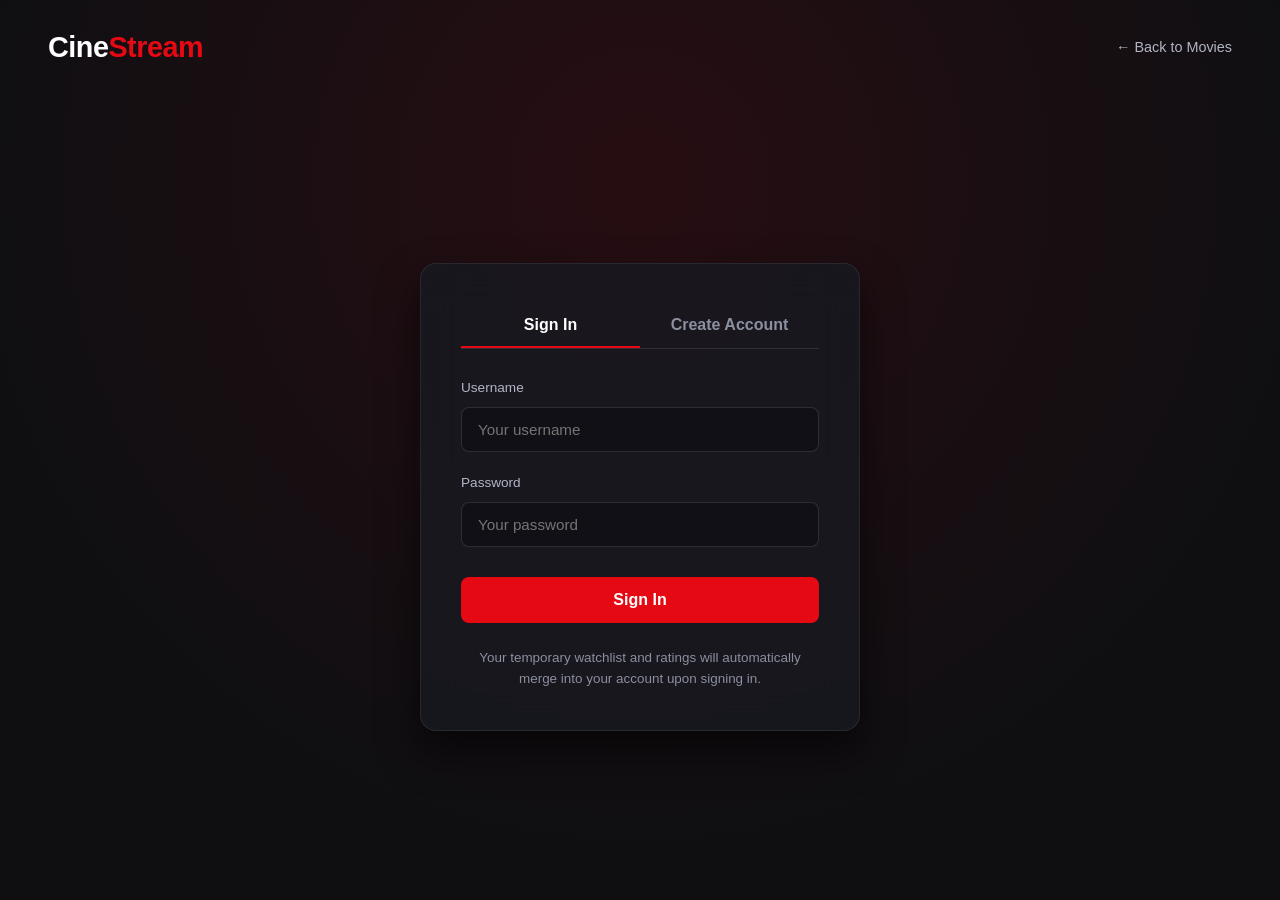
<file: templates/login.html>
<!DOCTYPE html>
<html lang="en">
<head>
  <meta charset="UTF-8">
  <meta name="viewport" content="width=device-width, initial-scale=1.0">
  <title>CineStream | Sign In & Sign Up</title>
  <link rel="stylesheet" href="/static/css/style.css">
  <link rel="icon" href="data:image/svg+xml,<svg xmlns=%22http://www.w3.org/2000/svg%22 viewBox=%220 0 100 100%22><text y=%22.9em%22 font-size=%2290%22>🍿</text></svg>">
  <meta name="csrf-token" content="{{ csrf_token() if csrf_token else '' }}">
  <style>
    .auth-page {
      min-height: 100vh;
      display: flex;
      flex-direction: column;
      background: radial-gradient(circle at 50% 20%, rgba(229, 9, 20, 0.12) 0%, rgba(15, 15, 18, 0.98) 70%), #0d0e12;
      color: #fff;
      font-family: 'Poppins', sans-serif;
    }
    .auth-header {
      padding: 24px 48px;
      display: flex;
      justify-content: space-between;
      align-items: center;
    }
    .auth-logo {
      font-size: 1.8rem;
      font-weight: 800;
      color: #fff;
      text-decoration: none;
      letter-spacing: -0.5px;
    }
    .auth-logo span { color: #e50914; }
    .auth-container {
      flex: 1;
      display: flex;
      align-items: center;
      justify-content: center;
      padding: 20px;
    }
    .auth-card {
      width: 100%;
      max-width: 440px;
      background: rgba(24, 25, 32, 0.85);
      border: 1px solid rgba(255, 255, 255, 0.08);
      backdrop-filter: blur(20px);
      border-radius: 16px;
      padding: 40px;
      box-shadow: 0 20px 40px rgba(0, 0, 0, 0.6);
    }
    .auth-tabs {
      display: flex;
      border-bottom: 1px solid rgba(255, 255, 255, 0.1);
      margin-bottom: 28px;
    }
    .auth-tab {
      flex: 1;
      text-align: center;
      padding: 12px;
      font-size: 1rem;
      font-weight: 600;
      color: #8c8f9f;
      background: none;
      border: none;
      cursor: pointer;
      border-bottom: 2px solid transparent;
      transition: all 0.25s ease;
    }
    .auth-tab.active {
      color: #fff;
      border-bottom: 2px solid #e50914;
    }
    .auth-group {
      margin-bottom: 20px;
    }
    .auth-label {
      display: block;
      font-size: 0.85rem;
      color: #b3b5c6;
      margin-bottom: 8px;
      font-weight: 500;
    }
    .auth-input {
      width: 100%;
      box-sizing: border-box;
      padding: 13px 16px;
      background: rgba(15, 16, 22, 0.8);
      border: 1px solid rgba(255, 255, 255, 0.12);
      border-radius: 8px;
      color: #fff;
      font-size: 0.95rem;
      font-family: inherit;
      transition: border-color 0.2s, box-shadow 0.2s;
    }
    .auth-input:focus {
      outline: none;
      border-color: #e50914;
      box-shadow: 0 0 0 3px rgba(229, 9, 20, 0.2);
    }
    .auth-btn {
      width: 100%;
      padding: 14px;
      background: #e50914;
      color: #fff;
      border: none;
      border-radius: 8px;
      font-size: 1rem;
      font-weight: 600;
      cursor: pointer;
      transition: background 0.2s, transform 0.1s;
      margin-top: 10px;
    }
    .auth-btn:hover { background: #f6121d; }
    .auth-btn:active { transform: scale(0.99); }
    .auth-btn:disabled {
      opacity: 0.6;
      cursor: not-allowed;
    }
    .auth-error {
      display: none;
      background: rgba(229, 9, 20, 0.15);
      border: 1px solid rgba(229, 9, 20, 0.4);
      color: #ff8a8f;
      padding: 12px 14px;
      border-radius: 8px;
      font-size: 0.88rem;
      margin-bottom: 20px;
    }
    .auth-success {
      display: none;
      background: rgba(46, 213, 115, 0.15);
      border: 1px solid rgba(46, 213, 115, 0.4);
      color: #2ed573;
      padding: 12px 14px;
      border-radius: 8px;
      font-size: 0.88rem;
      margin-bottom: 20px;
    }
    .auth-note {
      text-align: center;
      margin-top: 24px;
      font-size: 0.84rem;
      color: #8c8f9f;
    }
    .auth-note a {
      color: #e50914;
      text-decoration: none;
    }
    .auth-note a:hover {
      text-decoration: underline;
    }
  </style>
</head>
<body class="auth-page">
  <header class="auth-header">
    <a href="/" class="auth-logo">Cine<span>Stream</span></a>
    <a href="/" style="color: #b3b5c6; text-decoration: none; font-size: 0.9rem;">← Back to Movies</a>
  </header>

  <main class="auth-container">
    <div class="auth-card">
      <div class="auth-tabs">
        <button type="button" class="auth-tab active" id="tabSignIn">Sign In</button>
        <button type="button" class="auth-tab" id="tabSignUp">Create Account</button>
      </div>

      <div class="auth-error" id="authError"></div>
      <div class="auth-success" id="authSuccess"></div>

      <!-- Sign In Form -->
      <form id="signInForm">
        <div class="auth-group">
          <label class="auth-label" for="loginUsername">Username</label>
          <input type="text" id="loginUsername" class="auth-input" placeholder="Your username" required autocomplete="username">
        </div>
        <div class="auth-group">
          <label class="auth-label" for="loginPassword">Password</label>
          <input type="password" id="loginPassword" class="auth-input" placeholder="Your password" required autocomplete="current-password">
        </div>
        <button type="submit" class="auth-btn" id="loginSubmitBtn">Sign In</button>
      </form>

      <!-- Sign Up Form -->
      <form id="signUpForm" style="display: none;">
        <div class="auth-group">
          <label class="auth-label" for="regUsername">Username</label>
          <input type="text" id="regUsername" class="auth-input" placeholder="Choose a username" required autocomplete="username">
        </div>
        <div class="auth-group">
          <label class="auth-label" for="regDisplayName">Display Name (Optional)</label>
          <input type="text" id="regDisplayName" class="auth-input" placeholder="E.g. Alex" autocomplete="nickname">
        </div>
        <div class="auth-group">
          <label class="auth-label" for="regPassword">Password (Min 6 chars)</label>
          <input type="password" id="regPassword" class="auth-input" placeholder="Choose a secure password" minlength="6" required autocomplete="new-password">
        </div>
        <button type="submit" class="auth-btn" id="signupSubmitBtn">Create Free Account</button>
      </form>

      <p class="auth-note">
        Your temporary watchlist and ratings will automatically merge into your account upon signing in.
      </p>
    </div>
  </main>

  <script>
    const tabSignIn = document.getElementById('tabSignIn');
    const tabSignUp = document.getElementById('tabSignUp');
    const signInForm = document.getElementById('signInForm');
    const signUpForm = document.getElementById('signUpForm');
    const authError = document.getElementById('authError');
    const authSuccess = document.getElementById('authSuccess');
    const csrfToken = document.querySelector('meta[name="csrf-token"]')?.getAttribute('content') || '';

    function showError(msg) {
      authError.textContent = msg;
      authError.style.display = 'block';
      authSuccess.style.display = 'none';
    }
    function showSuccess(msg) {
      authSuccess.textContent = msg;
      authSuccess.style.display = 'block';
      authError.style.display = 'none';
    }
    function clearAlerts() {
      authError.style.display = 'none';
      authSuccess.style.display = 'none';
    }

    tabSignIn.addEventListener('click', () => {
      tabSignIn.classList.add('active');
      tabSignUp.classList.remove('active');
      signInForm.style.display = 'block';
      signUpForm.style.display = 'none';
      clearAlerts();
    });

    tabSignUp.addEventListener('click', () => {
      tabSignUp.classList.add('active');
      tabSignIn.classList.remove('active');
      signUpForm.style.display = 'block';
      signInForm.style.display = 'none';
      clearAlerts();
    });

    // Check query params (?signup=1)
    if (new URLSearchParams(window.location.search).get('signup') === '1') {
      tabSignUp.click();
    }

    signInForm.addEventListener('submit', async (e) => {
      e.preventDefault();
      clearAlerts();
      const btn = document.getElementById('loginSubmitBtn');
      btn.disabled = true;
      btn.textContent = 'Signing in...';

      const username = document.getElementById('loginUsername').value;
      const password = document.getElementById('loginPassword').value;

      try {
        const res = await fetch('/api/auth/login', {
          method: 'POST',
          headers: {
            'Content-Type': 'application/json',
            'X-CSRFToken': csrfToken
          },
          body: JSON.stringify({ username, password })
        });
        const data = await res.json();
        if (res.ok && data.success) {
          showSuccess('Signed in successfully! Redirecting...');
          setTimeout(() => {
            const redirect = new URLSearchParams(window.location.search).get('next') || '/';
            window.location.href = redirect;
          }, 800);
        } else {
          showError(data.error || 'Invalid username or password.');
          btn.disabled = false;
          btn.textContent = 'Sign In';
        }
      } catch (err) {
        showError('Network error. Please try again.');
        btn.disabled = false;
        btn.textContent = 'Sign In';
      }
    });

    signUpForm.addEventListener('submit', async (e) => {
      e.preventDefault();
      clearAlerts();
      const btn = document.getElementById('signupSubmitBtn');
      btn.disabled = true;
      btn.textContent = 'Creating account...';

      const username = document.getElementById('regUsername').value;
      const displayName = document.getElementById('regDisplayName').value;
      const password = document.getElementById('regPassword').value;

      try {
        const res = await fetch('/api/auth/signup', {
          method: 'POST',
          headers: {
            'Content-Type': 'application/json',
            'X-CSRFToken': csrfToken
          },
          body: JSON.stringify({ username, password, display_name: displayName })
        });
        const data = await res.json();
        if (res.ok && data.success) {
          showSuccess('Account created! Redirecting to setup your preferences...');
          setTimeout(() => {
            window.location.href = '/profile';
          }, 1000);
        } else {
          showError(data.error || 'Failed to create account.');
          btn.disabled = false;
          btn.textContent = 'Create Free Account';
        }
      } catch (err) {
        showError('Network error. Please try again.');
        btn.disabled = false;
        btn.textContent = 'Create Free Account';
      }
    });
  </script>
</body>
</html>
</file>
<file: static/css/style.css>
/* =============================================================
   CineStream — style.css
   Dark theme: bg #0f0f12, cards #1a1a1f, accent #f9e27d
   Font: Poppins, border-radius 16-22px
============================================================= */

/* ── RESET & BASE ─────────────────────────────────────────── */
*, *::before, *::after { box-sizing: border-box; margin: 0; padding: 0; }
html { scroll-behavior: smooth; }
body {
  font-family: 'Poppins', sans-serif;
  background: #0f0f12;
  color: #e8e8f0;
  overflow-x: hidden;
  line-height: 1.6;
}
img { max-width: 100%; display: block; }
button { cursor: pointer; border: none; outline: none; font-family: inherit; }
a { text-decoration: none; color: inherit; }
ul { list-style: none; }

/* Respect reduced motion */
@media (prefers-reduced-motion: reduce) {
  *, *::before, *::after { animation-duration: 0.01ms !important; transition-duration: 0.01ms !important; }
}

/* ── CUSTOM SCROLLBAR ─────────────────────────────────────── */
::-webkit-scrollbar { width: 6px; }
::-webkit-scrollbar-track { background: #0f0f12; }
::-webkit-scrollbar-thumb { background: #2a2a35; border-radius: 3px; }
::-webkit-scrollbar-thumb:hover { background: #f9e27d44; }

/* ── CUSTOM CURSOR REMOVED PER SPEC ────────────────────────── */

/* ── CONTAINER ────────────────────────────────────────────── */
.container { max-width: 1200px; margin: 0 auto; padding: 0 24px; }

/* ── BUTTONS ──────────────────────────────────────────────── */
.btn-primary {
  display: inline-flex; align-items: center; gap: 8px;
  background: #f9e27d;
  color: #0f0f12;
  font-family: 'Poppins', sans-serif;
  font-size: 0.95rem; font-weight: 600;
  padding: 12px 28px;
  border-radius: 999px;
  transition: transform 0.2s, box-shadow 0.2s, background 0.2s;
  position: relative; overflow: hidden;
}
.btn-primary::after {
  content: '';
  position: absolute; top: 0; left: -100%;
  width: 100%; height: 100%;
  background: rgba(255,255,255,0.2);
  transition: left 0.3s ease;
}
.btn-primary:hover::after { left: 0; }
.btn-primary:hover { transform: translateY(-2px); box-shadow: 0 8px 24px rgba(249,226,125,0.4); }
.btn-primary:active { transform: translateY(0); }
.btn-primary.btn-sm { padding: 8px 20px; font-size: 0.85rem; }

.btn-outline {
  display: inline-flex; align-items: center; gap: 8px;
  background: transparent;
  color: #f9e27d;
  font-family: 'Poppins', sans-serif;
  font-size: 0.95rem; font-weight: 600;
  padding: 12px 28px;
  border-radius: 999px;
  border: 2px solid #f9e27d;
  transition: transform 0.2s, background 0.2s, color 0.2s;
}
.btn-outline:hover { background: #f9e27d; color: #0f0f12; transform: translateY(-2px); }

.btn-nav-insights {
  background: rgba(249,226,125,0.1);
  color: #f9e27d;
  font-family: 'Poppins', sans-serif;
  font-size: 0.85rem; font-weight: 500;
  padding: 8px 18px;
  border-radius: 999px;
  border: 1px solid rgba(249,226,125,0.3);
  transition: background 0.2s, transform 0.2s;
}
.btn-nav-insights:hover { background: rgba(249,226,125,0.2); transform: translateY(-1px); }

.btn-refresh {
  background: rgba(249,226,125,0.12);
  color: #f9e27d;
  font-family: 'Poppins', sans-serif;
  font-size: 0.8rem; font-weight: 500;
  padding: 6px 16px;
  border-radius: 999px;
  border: 1px solid rgba(249,226,125,0.25);
  transition: background 0.2s;
}
.btn-refresh:hover { background: rgba(249,226,125,0.22); }

/* ── NAVBAR ───────────────────────────────────────────────── */
.navbar {
  position: fixed; top: 0; left: 0; right: 0;
  z-index: 1000;
  padding: 16px 0;
  transition: background 0.3s, backdrop-filter 0.3s, border-bottom 0.3s;
}
.navbar.scrolled {
  background: rgba(15,15,18,0.88);
  backdrop-filter: blur(16px);
  border-bottom: 1px solid rgba(255,255,255,0.06);
}
.nav-container {
  max-width: 1440px; margin: 0 auto; padding: 0 24px;
  display: flex; align-items: center; justify-content: space-between;
  gap: 16px;
}
.nav-logo { display: flex; align-items: center; gap: 8px; flex-shrink: 0; text-decoration: none; }
.logo-icon { font-size: 1.4rem; }
.logo-text { font-size: 1.25rem; font-weight: 700; color: #f9e27d; letter-spacing: -0.5px; }

.nav-links {
  display: flex; align-items: center; gap: 14px;
  margin: 0; padding: 0; list-style: none;
}
.nav-links li { position: relative; list-style: none; }
.nav-links a, .nav-links button {
  white-space: nowrap !important;
  font-size: 0.86rem; font-weight: 500; color: #aaa;
  transition: all 0.2s ease; text-decoration: none;
  background: none; border: none; cursor: pointer;
  display: inline-flex; align-items: center; gap: 6px;
  padding: 6px 10px; border-radius: 6px;
}
.nav-links a:hover, .nav-links button:hover { color: #fff; background: rgba(255,255,255,0.05); }

/* Dropdown Menu for Explore More */
.nav-dropdown-item { position: relative; }
.nav-dropdown-btn { color: #aaa; }
.nav-dropdown-btn:hover { color: #f9e27d; }
.nav-caret { font-size: 0.72rem; transition: transform 0.2s ease; }
.nav-dropdown-menu {
  display: none; position: absolute; top: calc(100% + 8px); right: 0;
  min-width: 210px; background: #141418;
  border: 1px solid rgba(255,255,255,0.1); border-radius: 10px;
  box-shadow: 0 12px 36px rgba(0,0,0,0.7); padding: 8px 0; z-index: 1050;
  backdrop-filter: blur(16px);
}
.nav-dropdown-menu.show { display: block; }
.dropdown-link-item {
  display: flex !important; align-items: center; gap: 10px;
  width: 100%; box-sizing: border-box;
  padding: 10px 16px !important; color: #ccc !important;
  font-size: 0.85rem !important; border-radius: 0 !important;
  text-align: left; background: none; border: none;
}
.dropdown-link-item:hover {
  background: rgba(249,226,125,0.1) !important; color: #f9e27d !important;
}
.item-icon { font-size: 1rem; width: 18px; text-align: center; }

.nav-mobile-toggle {
  display: none;
  background: none;
  border: none;
  color: #fff;
  font-size: 1.6rem;
  padding: 4px 8px;
  cursor: pointer;
}

@media (max-width: 1100px) {
  .nav-links {
    display: none; flex-direction: column; align-items: stretch;
    position: absolute; top: 72px; left: 0; right: 0;
    background: #141418; padding: 20px; gap: 8px;
    border-bottom: 1px solid rgba(255,255,255,0.1);
    box-shadow: 0 16px 40px rgba(0,0,0,0.85);
  }
  .nav-links.open { display: flex; }
  .nav-mobile-toggle { display: block; }
  .nav-dropdown-menu {
    position: static; box-shadow: none; border: none;
    background: rgba(255,255,255,0.03); margin-top: 4px; padding-left: 12px;
  }
}

/* ── SECTION TYPOGRAPHY ───────────────────────────────────── */
.section-eyebrow {
  font-size: 0.8rem; font-weight: 600; letter-spacing: 2px;
  text-transform: uppercase; color: #f9e27d;
  margin-bottom: 10px;
}
.section-title { font-size: clamp(1.8rem,4vw,2.8rem); font-weight: 700; line-height: 1.2; margin-bottom: 12px; }
.section-sub { font-size: 1rem; color: #888; max-width: 540px; margin-bottom: 48px; }
.accent { color: #f9e27d; }

/* ── 3D CAROUSEL & THEATER HERO (MATCHING SCREENSHOT) ─────── */
/* ============================================================
   JIOHOTSTAR-STYLE FULL-BLEED HERO BANNER & 3D CAROUSEL
   ============================================================ */
.hero-section {
  position: relative;
  width: 100vw;
  min-height: 88vh;
  height: clamp(620px, 88vh, 880px);
  overflow: hidden;
  display: flex;
  align-items: center;
  background: #0f0f12;
  box-sizing: border-box;
}

/* Ambient Background: Full-Bleed Backdrop Image + YouTube Video */
.hero-bg-media {
  position: absolute;
  inset: 0;
  width: 100%;
  height: 100%;
  overflow: hidden;
  pointer-events: none;
  z-index: 1;
}

.hero-backdrop-img {
  position: absolute;
  inset: 0;
  width: 100%;
  height: 100%;
  object-fit: cover;
  object-position: center 25%;
  transition: opacity 0.85s ease;
  opacity: 1;
  z-index: 1;
}

.hero-video-wrap {
  position: absolute;
  top: 50%;
  left: 50%;
  transform: translate(-50%, -50%);
  width: 177.78vh;
  height: 56.25vw;
  min-width: 100%;
  min-height: 100%;
  pointer-events: none;
  opacity: 0;
  transition: opacity 1.2s ease;
  z-index: 2;
}

.hero-video-wrap.active {
  opacity: 1;
}

.hero-video-wrap iframe,
#sharedYtPlayer,
#promo-player {
  width: 100%;
  height: 100%;
  border: none;
}

/* Multi-stop Gradient Overlays for Text Legibility & Page Blend */
.hero-gradient-overlay {
  position: absolute;
  pointer-events: none;
  z-index: 3;
}

.hero-gradient-left {
  inset: 0;
  background: linear-gradient(to right, rgba(15,15,18,0.98) 0%, rgba(15,15,18,0.88) 35%, rgba(15,15,18,0.45) 65%, rgba(15,15,18,0.1) 85%, transparent 100%);
  transition: opacity 0.5s ease;
}

.hero-gradient-bottom {
  bottom: 0;
  left: 0;
  right: 0;
  height: 38%;
  background: linear-gradient(to top, #0f0f12 0%, rgba(15,15,18,0.85) 30%, transparent 100%);
}

.hero-gradient-top {
  top: 0;
  left: 0;
  right: 0;
  height: 22%;
  background: linear-gradient(to bottom, rgba(15,15,18,0.8) 0%, transparent 100%);
}

.ember-canvas {
  position: absolute;
  inset: 0;
  z-index: 4;
  pointer-events: none;
  width: 100%;
  height: 100%;
}

/* Centered Full-Banner Content Container */
.hero-container {
  max-width: 1400px;
  width: 100%;
  margin: 0 auto;
  padding: 0 36px;
  height: 100%;
  display: grid;
  grid-template-columns: 1fr 1fr;
  gap: 40px;
  align-items: center;
  position: relative;
  z-index: 10;
  box-sizing: border-box;
  transition: opacity 0.45s ease, transform 0.45s ease;
}

/* Left Spotlight Overlay */
.hero-spotlight-info {
  position: relative;
  z-index: 10;
  max-width: 580px;
}

.spotlight-badge-row {
  display: flex;
  align-items: center;
  gap: 8px;
  margin-bottom: 14px;
}

.spotlight-pill-badge {
  background: rgba(249, 226, 125, 0.18);
  border: 1px solid rgba(249, 226, 125, 0.6);
  color: #f9e27d;
  font-size: 0.72rem;
  font-weight: 700;
  padding: 4px 12px;
  border-radius: 999px;
  letter-spacing: 0.8px;
  text-transform: uppercase;
}

.spotlight-hd-badge {
  background: #f9e27d;
  color: #0f0f12;
  font-size: 0.68rem;
  font-weight: 800;
  padding: 2px 7px;
  border-radius: 5px;
}

.hero-movie-title {
  font-size: clamp(2.3rem, 4.3vw, 3.8rem);
  font-weight: 800;
  line-height: 1.1;
  color: #ffffff;
  margin-bottom: 14px;
  letter-spacing: -0.5px;
  text-shadow: 0 4px 24px rgba(0,0,0,0.85);
}

.hero-movie-meta {
  display: flex;
  align-items: center;
  gap: 8px;
  flex-wrap: wrap;
  font-size: 0.9rem;
  color: #b8b8cc;
  margin-bottom: 16px;
}

.meta-dot {
  color: #f9e27d;
  font-size: 0.8rem;
}

.meta-lang-chip {
  background: rgba(255,255,255,0.1);
  border: 1px solid rgba(255,255,255,0.2);
  padding: 2px 8px;
  border-radius: 6px;
  font-size: 0.76rem;
  color: #f9e27d;
  font-weight: 600;
}

.hero-movie-overview {
  font-size: clamp(0.92rem, 1.2vw, 1.05rem);
  color: #c4c4d8;
  line-height: 1.65;
  max-width: 540px;
  margin-bottom: 24px;
  text-shadow: 0 2px 10px rgba(0,0,0,0.7);
  display: -webkit-box;
  -webkit-line-clamp: 3;
  -webkit-box-orient: vertical;
  overflow: hidden;
}

.hero-action-group {
  display: flex;
  align-items: center;
  gap: 16px;
  flex-wrap: wrap;
  margin-bottom: 18px;
}

.btn-watch-trailer {
  display: inline-flex;
  align-items: center;
  gap: 9px;
  background: #f9e27d;
  color: #0f0f12;
  font-family: 'Poppins', sans-serif;
  font-size: 1rem;
  font-weight: 700;
  padding: 13px 32px;
  border-radius: 999px;
  border: none;
  cursor: pointer;
  box-shadow: 0 8px 28px rgba(249, 226, 125, 0.45);
  transition: all 0.25s ease;
}

.btn-watch-trailer:hover {
  background: #ffea88;
  transform: translateY(-2px);
  box-shadow: 0 12px 36px rgba(249, 226, 125, 0.65);
}

.btn-add-list {
  display: inline-flex;
  align-items: center;
  gap: 8px;
  background: rgba(20, 20, 28, 0.6);
  color: #fff;
  font-family: 'Poppins', sans-serif;
  font-size: 1rem;
  font-weight: 600;
  padding: 12px 28px;
  border-radius: 999px;
  border: 2px solid rgba(255, 255, 255, 0.35);
  cursor: pointer;
  backdrop-filter: blur(8px);
  transition: all 0.25s ease;
}

.btn-add-list:hover {
  border-color: #f9e27d;
  color: #f9e27d;
  background: rgba(249, 226, 125, 0.12);
  transform: translateY(-2px);
}

.hero-cast-line {
  font-size: 0.82rem;
  color: #8c8c9e;
  line-height: 1.4;
  max-width: 540px;
}

.cast-label {
  color: #a4a4b6;
  font-weight: 600;
}

/* Right Column: 3D Poster Carousel (Selector with Flat Slots) */
.hero-carousel-column {
  position: relative;
  width: 100%;
  display: flex;
  flex-direction: column;
  align-items: center;
  justify-content: center;
  z-index: 10;
}

.carousel-stage-container {
  position: relative;
  width: 100%;
  height: 460px;
  perspective: 1200px;
  display: flex;
  align-items: center;
  justify-content: center;
  padding-top: 25px;
  overflow: visible;
}

/* Circular Arrow Buttons */
.carousel-nav-btn {
  position: absolute;
  top: 50%;
  transform: translateY(-50%);
  width: 44px;
  height: 44px;
  border-radius: 50%;
  background: rgba(15, 15, 20, 0.85);
  border: 2px solid rgba(249, 226, 125, 0.65);
  color: #f9e27d;
  display: flex;
  align-items: center;
  justify-content: center;
  cursor: pointer;
  z-index: 35;
  backdrop-filter: blur(8px);
  transition: all 0.25s ease;
  box-shadow: 0 4px 18px rgba(0, 0, 0, 0.6);
}

.carousel-nav-btn:hover {
  background: #f9e27d;
  color: #0f0f12;
  border-color: #f9e27d;
  box-shadow: 0 0 25px rgba(249, 226, 125, 0.65);
  transform: translateY(-50%) scale(1.1);
}

.carousel-nav-btn.prev { left: -14px; }
.carousel-nav-btn.next { right: -14px; }

.carousel-nav-btn svg {
  width: 22px;
  height: 22px;
}

/* 3D Stage Track */
.carousel-3d-track {
  position: relative;
  width: 100%;
  height: 100%;
  transform-style: preserve-3d;
  display: flex;
  align-items: center;
  justify-content: center;
}

/* Flat Non-Transformed Hit-Testing Slot Wrapper */
.carousel-slot {
  position: absolute;
  width: 236px;
  height: 432px;
  cursor: pointer;
  user-select: none;
  z-index: 5;
  /* Flat wrapper: NO 3D transform, perfectly hit-testable */
}

.carousel-slot:focus-visible {
  outline: 2px solid #f9e27d;
  outline-offset: 4px;
  border-radius: 20px;
}

/* Inner 3D Animated Card (Animated solely by GSAP, no conflicting CSS transform transition) */
.carousel-card-inner {
  position: absolute;
  inset: 0;
  width: 100%;
  height: 100%;
  border-radius: 20px;
  overflow: hidden;
  background: #15151c;
  border: 1.5px solid rgba(255, 255, 255, 0.12);
  box-shadow: 0 20px 48px rgba(0, 0, 0, 0.75);
  transform-style: preserve-3d;
  transform-origin: center center;
  will-change: transform, opacity, filter;
  transition: border-color 0.3s ease, box-shadow 0.3s ease;
}

.carousel-slot.active .carousel-card-inner {
  border: 2.5px solid rgba(249, 226, 125, 0.95);
  box-shadow: 0 28px 70px rgba(0, 0, 0, 0.92), 0 0 42px rgba(249, 226, 125, 0.5);
}

.card-poster-wrap {
  position: relative;
  width: 100%;
  height: 100%;
  overflow: hidden;
}

.card-poster-img {
  width: 100%;
  height: 100%;
  object-fit: cover;
  display: block;
}

.card-overlay-gradient {
  position: absolute;
  inset: 0;
  background: linear-gradient(to top, rgba(10, 10, 14, 0.94) 0%, rgba(10, 10, 14, 0.45) 42%, transparent 72%);
  pointer-events: none;
}

/* Card Badges Top-Left */
.card-badges-top {
  position: absolute;
  top: 14px;
  left: 14px;
  display: flex;
  flex-direction: column;
  gap: 6px;
  z-index: 6;
}

.card-badge-hd {
  background: #f9e27d;
  color: #0f0f12;
  font-size: 0.68rem;
  font-weight: 800;
  padding: 2px 8px;
  border-radius: 6px;
  letter-spacing: 0.5px;
  align-self: flex-start;
  box-shadow: 0 2px 8px rgba(0, 0, 0, 0.4);
}

.card-badge-showing {
  background: rgba(249, 226, 125, 0.2);
  border: 1px solid rgba(249, 226, 125, 0.55);
  color: #f9e27d;
  font-size: 0.62rem;
  font-weight: 700;
  padding: 3px 8px;
  border-radius: 999px;
  backdrop-filter: blur(8px);
  letter-spacing: 0.6px;
  text-transform: uppercase;
  align-self: flex-start;
}

/* Card Audio Dropdown Top-Right */
.card-audio-wrap {
  position: absolute;
  top: 14px;
  right: 14px;
  z-index: 7;
}

.card-audio-btn {
  background: rgba(15, 15, 18, 0.82);
  border: 1px solid rgba(249, 226, 125, 0.45);
  color: #f9e27d;
  font-size: 0.72rem;
  font-weight: 600;
  padding: 4px 10px;
  border-radius: 999px;
  display: flex;
  align-items: center;
  gap: 5px;
  backdrop-filter: blur(8px);
  cursor: pointer;
  transition: all 0.2s ease;
}

.card-audio-btn:hover {
  background: rgba(249, 226, 125, 0.25);
  border-color: #f9e27d;
}

.card-audio-btn:disabled {
  opacity: 0.5;
  cursor: not-allowed;
}

.card-audio-dropdown {
  position: absolute;
  top: 100%;
  right: 0;
  margin-top: 6px;
  background: rgba(18, 18, 25, 0.96);
  border: 1px solid rgba(249, 226, 125, 0.35);
  border-radius: 12px;
  padding: 6px 0;
  min-width: 145px;
  box-shadow: 0 12px 32px rgba(0, 0, 0, 0.88);
  backdrop-filter: blur(12px);
  display: none;
  z-index: 25;
}

.card-audio-dropdown.open {
  display: block;
}

.audio-option {
  display: flex;
  align-items: center;
  gap: 9px;
  padding: 7px 14px;
  font-size: 0.78rem;
  color: #d8d8e5;
  cursor: pointer;
  transition: background 0.15s, color 0.15s;
}

.audio-option:hover {
  background: rgba(249, 226, 125, 0.16);
  color: #f9e27d;
}

.audio-option.active {
  color: #f9e27d;
  font-weight: 700;
}

.audio-radio-dot {
  width: 7px;
  height: 7px;
  border-radius: 50%;
  border: 1.5px solid #666;
  flex-shrink: 0;
}

.audio-option.active .audio-radio-dot {
  border-color: #f9e27d;
  background: #f9e27d;
  box-shadow: 0 0 6px #f9e27d;
}

/* Card Center Play Button */
.card-play-btn {
  position: absolute;
  top: 50%;
  left: 50%;
  transform: translate(-50%, -50%);
  width: 58px;
  height: 58px;
  border-radius: 50%;
  border: 2.5px solid #ffffff;
  background: rgba(15, 15, 18, 0.52);
  backdrop-filter: blur(6px);
  display: flex;
  align-items: center;
  justify-content: center;
  cursor: pointer;
  z-index: 6;
  transition: transform 0.25s ease, background 0.25s ease, border-color 0.25s ease, box-shadow 0.25s ease;
}

.card-play-icon {
  width: 0;
  height: 0;
  border-top: 9px solid transparent;
  border-bottom: 9px solid transparent;
  border-left: 15px solid #ffffff;
  margin-left: 3px;
  transition: border-left-color 0.25s ease;
}

.carousel-slot:hover .card-play-btn {
  transform: translate(-50%, -50%) scale(1.14);
  border-color: #f9e27d;
  background: rgba(249, 226, 125, 0.22);
  box-shadow: 0 0 28px rgba(249, 226, 125, 0.55);
}

.carousel-slot:hover .card-play-icon {
  border-left-color: #f9e27d;
}

/* Card Bottom Info */
.card-bottom-info {
  position: absolute;
  bottom: 0;
  left: 0;
  right: 0;
  padding: 16px;
  z-index: 6;
}

.card-movie-title {
  font-size: 1.05rem;
  font-weight: 700;
  color: #ffffff;
  margin-bottom: 4px;
  line-height: 1.25;
  overflow: hidden;
  text-overflow: ellipsis;
  white-space: nowrap;
}

.card-genre-chips {
  font-size: 0.74rem;
  color: #a4a4b6;
  font-weight: 500;
  display: flex;
  align-items: center;
  gap: 6px;
  flex-wrap: wrap;
}

/* Pagination Dots */
.carousel-dots-wrapper {
  margin-top: 18px;
  display: flex;
  justify-content: center;
  width: 100%;
}

.carousel-dots {
  display: flex;
  gap: 10px;
  align-items: center;
}

.dot-btn {
  width: 10px;
  height: 10px;
  border-radius: 50%;
  background: rgba(255, 255, 255, 0.22);
  border: none;
  cursor: pointer;
  transition: all 0.3s cubic-bezier(0.25, 1, 0.5, 1);
  padding: 0;
}

.dot-btn:hover {
  background: rgba(255, 255, 255, 0.5);
}

.dot-btn.active {
  width: 32px;
  border-radius: 999px;
  background: #f9e27d;
  box-shadow: 0 0 12px rgba(249, 226, 125, 0.65);
}

/* Bottom Ambient Controls */
.hero-bottom-controls {
  position: absolute;
  bottom: 24px;
  right: 36px;
  display: flex;
  align-items: center;
  gap: 12px;
  z-index: 20;
  transition: opacity 0.35s ease;
}

.sound-interaction-hint {
  display: inline-flex;
  align-items: center;
  gap: 8px;
  background: rgba(249, 226, 125, 0.12);
  border: 1px solid rgba(249, 226, 125, 0.4);
  color: #f9e27d;
  font-size: 0.75rem;
  font-weight: 600;
  padding: 6px 14px;
  border-radius: 999px;
  backdrop-filter: blur(8px);
  cursor: pointer;
  transition: opacity 0.3s ease;
}

.sound-interaction-hint.dismissed {
  opacity: 0;
  pointer-events: none;
}

.hero-round-btn {
  width: 44px;
  height: 44px;
  border-radius: 50%;
  background: rgba(15, 15, 20, 0.85);
  border: 1.5px solid rgba(249, 226, 125, 0.6);
  color: #f9e27d;
  display: flex;
  align-items: center;
  justify-content: center;
  cursor: pointer;
  backdrop-filter: blur(8px);
  transition: all 0.2s ease;
  font-size: 1.1rem;
}

.hero-round-btn:hover {
  background: #f9e27d;
  color: #0f0f12;
  box-shadow: 0 0 20px rgba(249, 226, 125, 0.55);
  transform: scale(1.08);
}

.hero-audio-wrap {
  position: relative;
}

.hero-audio-btn {
  background: rgba(15, 15, 20, 0.85);
  border: 1.5px solid rgba(249, 226, 125, 0.6);
  color: #f9e27d;
  font-size: 0.78rem;
  font-weight: 600;
  padding: 6px 14px;
  border-radius: 999px;
  display: flex;
  align-items: center;
  gap: 6px;
  cursor: pointer;
  backdrop-filter: blur(8px);
  transition: all 0.2s ease;
}

.hero-audio-btn:hover {
  background: rgba(249, 226, 125, 0.2);
  border-color: #f9e27d;
}

.hero-audio-menu {
  position: absolute;
  bottom: 100%;
  right: 0;
  margin-bottom: 8px;
  background: rgba(18, 18, 25, 0.96);
  border: 1px solid rgba(249, 226, 125, 0.35);
  border-radius: 12px;
  padding: 6px 0;
  min-width: 145px;
  box-shadow: 0 12px 32px rgba(0, 0, 0, 0.9);
  backdrop-filter: blur(12px);
  display: none;
  z-index: 30;
}

.hero-audio-menu.open {
  display: block;
}

/* Full Trailer Mode Activation */
.hero-section.trailer-mode-active .hero-container {
  opacity: 0;
  pointer-events: none;
  transform: scale(0.97);
}

.hero-section.trailer-mode-active .hero-bottom-controls {
  opacity: 0;
  pointer-events: none;
}

.hero-section.trailer-mode-active .hero-video-wrap {
  pointer-events: auto;
  z-index: 15;
}

.hero-section.trailer-mode-active .hero-gradient-overlay {
  opacity: 0.25;
}

.hero-section.trailer-mode-active .hero-trailer-controlbar {
  transform: translateY(0);
  opacity: 1;
  pointer-events: auto;
}

/* Full Trailer Cinematic Control Bar */
.hero-trailer-controlbar {
  position: absolute;
  bottom: 0;
  left: 0;
  right: 0;
  height: 74px;
  background: linear-gradient(to top, rgba(10, 10, 14, 0.96) 0%, rgba(10, 10, 14, 0.75) 75%, transparent 100%);
  z-index: 25;
  display: flex;
  align-items: center;
  justify-content: space-between;
  padding: 0 36px;
  gap: 20px;
  transform: translateY(100%);
  opacity: 0;
  pointer-events: none;
  transition: transform 0.4s cubic-bezier(0.25, 1, 0.5, 1), opacity 0.4s ease;
}

.trailer-bar-left,
.trailer-bar-right {
  display: flex;
  align-items: center;
  gap: 14px;
}

.trailer-bar-btn {
  background: rgba(255, 255, 255, 0.1);
  border: 1px solid rgba(255, 255, 255, 0.2);
  color: #fff;
  padding: 8px 14px;
  border-radius: 999px;
  font-size: 0.85rem;
  font-weight: 600;
  cursor: pointer;
  display: inline-flex;
  align-items: center;
  gap: 6px;
  transition: all 0.2s ease;
}

.trailer-bar-btn:hover {
  background: #f9e27d;
  color: #0f0f12;
  border-color: #f9e27d;
}

.trailer-back-btn {
  background: rgba(249, 226, 125, 0.15);
  border-color: rgba(249, 226, 125, 0.5);
  color: #f9e27d;
}

.trailer-time-display {
  font-size: 0.82rem;
  color: #c4c4d8;
  font-family: monospace;
}

.trailer-bar-center {
  flex: 1;
  max-width: 600px;
}

.trailer-progress-wrap {
  position: relative;
  width: 100%;
  height: 6px;
  background: rgba(255, 255, 255, 0.15);
  border-radius: 999px;
  cursor: pointer;
  overflow: hidden;
}

.trailer-progress-fill {
  height: 100%;
  width: 0%;
  background: #f9e27d;
  box-shadow: 0 0 10px #f9e27d;
  transition: width 0.3s linear;
}

.trailer-volume-group {
  display: flex;
  align-items: center;
  gap: 8px;
}

.trailer-vol-slider {
  width: 75px;
  accent-color: #f9e27d;
  cursor: pointer;
}

/* ============================================================
   SLIM INTRO STRIP (DIRECTLY BELOW HERO)
   ============================================================ */
.intro-strip-section {
  background: #0f0f12;
  padding: 56px 0 42px;
  border-bottom: 1px solid rgba(255, 255, 255, 0.06);
  position: relative;
  z-index: 5;
}

.intro-strip-container {
  display: flex;
  flex-direction: column;
  align-items: center;
  text-align: center;
  max-width: 860px;
  margin: 0 auto;
}

.intro-eyebrow {
  display: inline-flex;
  align-items: center;
  gap: 8px;
  color: #f9e27d;
  font-size: 0.82rem;
  font-weight: 700;
  letter-spacing: 2px;
  text-transform: uppercase;
  margin-bottom: 16px;
}

.eyebrow-sparkle {
  font-size: 0.95rem;
  color: #f9e27d;
  animation: pulseDot 2s infinite ease-in-out;
}

.intro-headline {
  font-size: clamp(2rem, 3.8vw, 3.2rem);
  font-weight: 400;
  line-height: 1.16;
  color: #ffffff;
  margin-bottom: 18px;
  letter-spacing: -0.5px;
}

.intro-headline .brand-highlight {
  font-weight: 800;
  color: #f9e27d;
  text-shadow: 0 0 32px rgba(249, 226, 125, 0.35);
}

.intro-subtitle {
  font-size: clamp(0.95rem, 1.3vw, 1.08rem);
  color: #a4a4b8;
  line-height: 1.68;
  max-width: 620px;
  margin-bottom: 30px;
}

.intro-cta-group {
  display: flex;
  gap: 16px;
  align-items: center;
  justify-content: center;
  flex-wrap: wrap;
}

.btn-hero-primary {
  display: inline-flex;
  align-items: center;
  gap: 8px;
  background: #f9e27d;
  color: #0f0f12;
  font-family: 'Poppins', sans-serif;
  font-size: 1rem;
  font-weight: 700;
  padding: 12px 32px;
  border-radius: 999px;
  box-shadow: 0 8px 26px rgba(249, 226, 125, 0.4);
  transition: transform 0.2s, box-shadow 0.2s, background 0.2s;
  cursor: pointer;
  border: none;
}

.btn-hero-primary:hover {
  transform: translateY(-2px);
  box-shadow: 0 12px 34px rgba(249, 226, 125, 0.6);
  background: #ffea88;
}

.btn-hero-outline {
  display: inline-flex;
  align-items: center;
  gap: 8px;
  background: transparent;
  color: #ffffff;
  font-family: 'Poppins', sans-serif;
  font-size: 1rem;
  font-weight: 600;
  padding: 11px 28px;
  border-radius: 999px;
  border: 2px solid rgba(255, 255, 255, 0.35);
  transition: all 0.2s;
  cursor: pointer;
}

.btn-hero-outline:hover {
  border-color: #f9e27d;
  color: #f9e27d;
  background: rgba(249, 226, 125, 0.08);
  transform: translateY(-2px);
}

/* Cluster Sub-Badge in Shelf Header */
.cluster-badge-sub {
  color: #f9e27d;
  font-weight: 600;
  background: rgba(249, 226, 125, 0.12);
  padding: 2px 8px;
  border-radius: 6px;
  border: 1px solid rgba(249, 226, 125, 0.3);
}

/* Responsive Media Queries */
@media (max-width: 1024px) {
  .hero-container {
    grid-template-columns: 1fr;
    gap: 40px;
    text-align: center;
  }
  .hero-container.theater-active {
    grid-template-columns: 1fr;
  }
  .hero-left {
    display: flex;
    flex-direction: column;
    align-items: center;
  }
  .hero-subtitle {
    margin-left: auto;
    margin-right: auto;
  }
  .hero-cta-group {
    justify-content: center;
  }
  .carousel-stage-container {
    height: 440px;
  }
  .carousel-card {
    width: 210px;
    height: 380px;
  }
}

@media (max-width: 768px) {
  .hero-section {
    padding: 95px 0 40px;
  }
  .carousel-stage-container {
    height: 400px;
  }
  .carousel-card {
    width: 190px;
    height: 340px;
  }
  .carousel-nav-btn {
    width: 38px;
    height: 38px;
  }
  .theater-movie-year,
  .theater-movie-genres {
    display: none;
  }
  .theater-volume-group {
    display: none;
  }
}

/* ── FEATURES ─────────────────────────────────────────────── */
.features { padding: 100px 0; }
.features-grid { display: grid; grid-template-columns: repeat(3,1fr); gap: 24px; }
@media (max-width: 900px) { .features-grid { grid-template-columns: 1fr; } }

.feature-card {
  background: #1a1a1f;
  border-radius: 20px;
  padding: 36px 28px;
  border: 1px solid rgba(255,255,255,0.05);
  transition: transform 0.3s, box-shadow 0.3s, border-color 0.3s;
  position: relative; overflow: hidden;
}
.feature-card::before {
  content: '';
  position: absolute; top: 0; left: 0; right: 0;
  height: 3px;
  opacity: 0;
  transition: opacity 0.3s;
}
.feature-card-1::before { background: linear-gradient(90deg, #7de8f9, #3abff8); }
.feature-card-2::before { background: linear-gradient(90deg, #f9e27d, #f9a828); }
.feature-card-3::before { background: linear-gradient(90deg, #c084fc, #818cf8); }
.feature-card:hover { transform: translateY(-8px); box-shadow: 0 20px 50px rgba(0,0,0,0.5); border-color: rgba(255,255,255,0.1); }
.feature-card:hover::before { opacity: 1; }

.feature-icon { font-size: 2.5rem; margin-bottom: 16px; }
.feature-badge {
  display: inline-block;
  font-size: 0.7rem; font-weight: 600; letter-spacing: 0.5px;
  padding: 4px 12px; border-radius: 999px; margin-bottom: 14px;
}
.badge-unsupervised { background: rgba(125,232,249,0.12); color: #7de8f9; }
.badge-supervised   { background: rgba(249,226,125,0.12); color: #f9e27d; }
.badge-together     { background: rgba(192,132,252,0.12); color: #c084fc; }

.feature-card h3 { font-size: 1.2rem; font-weight: 600; margin-bottom: 12px; }
.feature-card p  { font-size: 0.9rem; color: #888; line-height: 1.7; margin-bottom: 20px; }

.feature-tech-stack { display: flex; flex-wrap: wrap; gap: 8px; }
.feature-tech-stack span {
  font-size: 0.72rem; font-weight: 500;
  background: rgba(255,255,255,0.05);
  border: 1px solid rgba(255,255,255,0.1);
  padding: 4px 10px; border-radius: 999px; color: #aaa;
}

/* ── RECOMMENDED ──────────────────────────────────────────── */
.recommended-section, .recommended {
  padding: 70px 0 80px;
  background: #0f0f12;
  position: relative;
}
.recommended-header {
  display: flex; justify-content: space-between; align-items: flex-start;
  flex-wrap: wrap; gap: 20px; margin-bottom: 32px;
  position: static !important;
}
.recommended-header-text {
  flex: 1 1 300px;
  min-width: 0;
}
.recommended-header-text .section-title {
  margin: 4px 0 8px 0;
  line-height: 1.25;
}
.recommended-note {
  display: inline-block;
  margin-top: 8px;
  padding: 6px 14px;
  background: rgba(249, 226, 125, 0.1);
  border: 1px solid rgba(249, 226, 125, 0.25);
  border-radius: 8px;
  font-size: 0.82rem;
  color: #f9e27d;
  font-weight: 500;
}
.rec-badge-row {
  display: flex;
  align-items: center;
  flex-wrap: wrap;
  gap: 10px;
  margin-top: 10px;
}
.rec-source-badge {
  display: inline-flex;
  align-items: center;
  padding: 4px 12px;
  background: rgba(80, 200, 120, 0.12);
  border: 1px solid rgba(80, 200, 120, 0.3);
  border-radius: 999px;
  font-size: 0.78rem;
  font-weight: 600;
  color: #4eed99;
}
.rec-overlap-badge {
  display: inline-flex;
  align-items: center;
  padding: 4px 12px;
  background: rgba(147, 112, 219, 0.15);
  border: 1px solid rgba(147, 112, 219, 0.35);
  border-radius: 999px;
  font-size: 0.78rem;
  font-weight: 600;
  color: #b794f6;
}
.rec-info-panel {
  display: flex; flex-direction: column; gap: 8px; align-items: flex-end;
}
.rec-fav-cluster { font-size: 0.85rem; color: #888; }
.rec-fav-name { color: #f9e27d; font-weight: 600; }
.rec-fav-label { color: #666; }
.rec-model-select {
  display: flex;
  flex-direction: column;
  align-items: flex-end;
  gap: 4px;
}
.model-select-inline {
  display: flex;
  align-items: center;
  gap: 8px;
  font-size: 0.85rem;
}
.rec-model-expl {
  font-size: 0.75rem;
  color: #9ca3af;
  font-style: italic;
  max-width: 280px;
  text-align: right;
}

/* ── KNN COLD START & QUICK-PICK PANEL ─────────────────────── */
.knn-cold-start-panel {
  margin-bottom: 32px;
  background: #15151a;
  border: 1px solid rgba(255, 255, 255, 0.08);
  border-radius: 16px;
  padding: 24px;
  animation: fadeIn 0.3s ease-in-out;
}
.knn-cold-start-banner {
  display: flex;
  align-items: flex-start;
  gap: 16px;
  padding-bottom: 20px;
  border-bottom: 1px solid rgba(255, 255, 255, 0.06);
  margin-bottom: 20px;
}
.knn-alert-icon {
  font-size: 1.8rem;
  line-height: 1;
}
.knn-alert-content {
  flex: 1;
}
.knn-alert-title {
  margin: 0 0 6px 0;
  font-size: 1.05rem;
  font-weight: 600;
  color: #f9e27d;
}
.knn-alert-desc {
  margin: 0 0 14px 0;
  font-size: 0.84rem;
  line-height: 1.5;
  color: #bbb;
}
.knn-actions-row {
  display: flex;
  align-items: center;
  flex-wrap: wrap;
  gap: 12px;
}
.knn-or-text {
  font-size: 0.8rem;
  color: #888;
}
.quick-rate-shelf {
  width: 100%;
}
.quick-rate-grid {
  display: grid;
  grid-template-columns: repeat(5, 1fr);
  gap: 16px;
}
@media (max-width: 900px) {
  .quick-rate-grid {
    grid-template-columns: repeat(3, 1fr);
  }
}
@media (max-width: 550px) {
  .quick-rate-grid {
    grid-template-columns: repeat(2, 1fr);
  }
}
.quick-rate-card {
  background: #1c1c24;
  border: 1px solid rgba(255, 255, 255, 0.06);
  border-radius: 12px;
  overflow: hidden;
  transition: transform 0.2s ease, border-color 0.2s ease;
  display: flex;
  flex-direction: column;
}
.quick-rate-card:hover {
  transform: translateY(-4px);
  border-color: rgba(249, 226, 125, 0.4);
}
.quick-rate-poster-wrap {
  position: relative;
  width: 100%;
  aspect-ratio: 2/3;
  overflow: hidden;
  background: #111;
}
.quick-rate-img {
  width: 100%;
  height: 100%;
  object-fit: cover;
  display: block;
}
.quick-rate-badge {
  position: absolute;
  top: 8px;
  left: 8px;
  background: rgba(0, 0, 0, 0.75);
  backdrop-filter: blur(4px);
  border: 1px solid rgba(255, 255, 255, 0.15);
  color: #f9e27d;
  font-size: 0.68rem;
  font-weight: 600;
  padding: 2px 8px;
  border-radius: 999px;
  text-transform: uppercase;
  letter-spacing: 0.5px;
}
.quick-rate-info {
  padding: 10px;
  text-align: center;
  display: flex;
  flex-direction: column;
  justify-content: space-between;
  flex: 1;
}
.quick-rate-title {
  margin: 0 0 6px 0;
  font-size: 0.8rem;
  font-weight: 600;
  color: #eee;
  white-space: nowrap;
  overflow: hidden;
  text-overflow: ellipsis;
}
.quick-stars {
  display: flex;
  justify-content: center;
  gap: 3px;
  cursor: pointer;
  user-select: none;
}
.quick-star {
  font-size: 1.15rem;
  color: #444;
  transition: color 0.15s ease, transform 0.15s ease;
}
.quick-star:hover,
.quick-star.active {
  color: #f59e0b;
  transform: scale(1.15);
}

.pill-select {
  background: #1a1a1f;
  border: 1px solid rgba(255,255,255,0.1);
  color: #fff;
  font-family: 'Poppins', sans-serif;
  font-size: 0.82rem;
  padding: 6px 14px;
  border-radius: 999px;
  outline: none;
  cursor: pointer;
}
.pill-select:focus { border-color: #f9e27d; }

.cold-start-prompt {
  background: rgba(249,226,125,0.05);
  border: 1px dashed rgba(249,226,125,0.2);
  border-radius: 20px;
  padding: 48px 24px;
  text-align: center;
  margin-bottom: 32px;
}
.cold-start-prompt.hidden { display: none; }
.cold-start-icon { font-size: 3rem; margin-bottom: 16px; }
.cold-start-prompt p { color: #888; margin-bottom: 20px; }
.cold-start-prompt strong { color: #f9e27d; }

.rec-row,
.cross-culture-row,
.shelf-track,
#recRow,
#crossCultureRow {
  display: flex; gap: 20px;
  overflow-x: auto; padding-bottom: 16px;
  scrollbar-width: none !important;
  -ms-overflow-style: none !important;
}
.rec-row::-webkit-scrollbar,
.cross-culture-row::-webkit-scrollbar,
.shelf-track::-webkit-scrollbar,
#recRow::-webkit-scrollbar,
#crossCultureRow::-webkit-scrollbar {
  display: none !important;
  width: 0 !important;
  height: 0 !important;
}

.rec-card {
  flex: 0 0 190px;
  background: #1a1a1f;
  border-radius: 18px; overflow: hidden;
  border: 1px solid rgba(255,255,255,0.05);
  transition: transform 0.3s cubic-bezier(0.25,0.46,0.45,0.94), box-shadow 0.3s;
}
.rec-card:hover { transform: translateY(-6px); box-shadow: 0 16px 40px rgba(0,0,0,0.6); }

.rec-poster-wrap {
  width: 100%; height: 260px;
  position: relative;
  background: #141419;
  border-radius: 18px 18px 0 0;
  overflow: hidden;
}
.rec-poster {
  width: 100%; height: 100%;
  object-fit: cover;
  display: block;
  border-radius: inherit;
}
.rec-info { padding: 14px 12px; }
.rec-title { font-size: 0.85rem; font-weight: 600; line-height: 1.3; margin-bottom: 6px; white-space: nowrap; overflow: hidden; text-overflow: ellipsis; }
.rec-predicted { font-size: 0.78rem; color: #f9e27d; font-weight: 600; margin-bottom: 6px; }
.rec-cluster-tag {
  display: inline-block;
  font-size: 0.65rem; font-weight: 500;
  background: rgba(192,132,252,0.12);
  color: #c084fc;
  padding: 3px 8px; border-radius: 999px;
  white-space: nowrap; overflow: hidden; text-overflow: ellipsis;
  max-width: 100%;
}

/* ── PLATFORM SPLIT ───────────────────────────────────────── */
.platform-split { padding: 100px 0; background: #111115; }
.platform-container { display: grid; grid-template-columns: 1fr 1fr; gap: 80px; align-items: center; }
@media (max-width: 900px) { .platform-container { grid-template-columns: 1fr; } }

.platform-headline { font-size: clamp(2rem,4vw,3rem); font-weight: 700; line-height: 1.2; margin-bottom: 20px; }
.platform-desc { font-size: 0.95rem; color: #888; line-height: 1.8; margin-bottom: 24px; }
.platform-features { margin-bottom: 32px; }
.platform-features li { font-size: 0.9rem; color: #aaa; padding: 8px 0; border-bottom: 1px solid rgba(255,255,255,0.04); }
.platform-features li:last-child { border-bottom: none; }

.platform-visual { display: flex; align-items: center; justify-content: center; }
.platform-mockup {
  position: relative;
  width: 320px; height: 240px;
  background: #1a1a1f;
  border-radius: 24px;
  border: 1px solid rgba(255,255,255,0.08);
  padding: 28px 24px 20px;
  display: flex; flex-direction: column; justify-content: space-between;
  box-shadow: 0 40px 100px rgba(0,0,0,0.5), 0 0 60px rgba(249,226,125,0.05);
}
.mockup-screen { display: flex; flex-direction: column; gap: 12px; }
.mockup-chart { display: flex; gap: 10px; align-items: flex-end; height: 100px; }
.chart-bar {
  flex: 1;
  height: var(--h, 60%);
  background: linear-gradient(to top, #f9e27d, rgba(249,226,125,0.4));
  border-radius: 6px 6px 0 0;
  animation: chartPulse 2s ease-in-out infinite alternate;
}
.chart-bar:nth-child(2) { animation-delay: 0.2s; }
.chart-bar:nth-child(3) { animation-delay: 0.4s; }
.chart-bar:nth-child(4) { animation-delay: 0.6s; }
.chart-bar:nth-child(5) { animation-delay: 0.8s; }
.chart-bar:nth-child(6) { animation-delay: 1.0s; }
@keyframes chartPulse { from { opacity: 0.6; } to { opacity: 1; } }
.mockup-label { font-size: 0.75rem; color: #666; text-align: center; }
.mockup-dots { display: flex; gap: 6px; }
.mdot { width: 8px; height: 8px; border-radius: 50%; }
.mdot-1 { background: #f87171; }
.mdot-2 { background: #fbbf24; }
.mdot-3 { background: #34d399; }

/* ── STREAMING ────────────────────────────────────────────── */
.streaming { padding: 100px 0; }

.tabs {
  display: flex; gap: 10px; flex-wrap: wrap; margin-bottom: 24px;
}
.tab {
  background: rgba(255,255,255,0.05);
  border: 1px solid rgba(255,255,255,0.1);
  color: #888;
  font-family: 'Poppins', sans-serif;
  font-size: 0.88rem; font-weight: 500;
  padding: 10px 24px;
  border-radius: 999px;
  transition: all 0.25s;
}
.tab:hover { background: rgba(249,226,125,0.08); color: #f9e27d; border-color: rgba(249,226,125,0.2); }
.tab.active { background: #f9e27d; color: #0f0f12; border-color: #f9e27d; font-weight: 600; }

.rating-status {
  display: flex; align-items: center; gap: 12px;
  font-size: 0.85rem; color: #666;
  margin-bottom: 28px;
}
.rating-count { font-size: 1.1rem; font-weight: 700; color: #f9e27d; }

.poster-grid {
  display: grid;
  grid-template-columns: repeat(auto-fill, minmax(175px, 1fr));
  gap: 22px;
  margin-bottom: 40px;
}

/* ── POSTER CARD ──────────────────────────────────────────── */
.poster-card {
  background: #1a1a1f;
  border-radius: 18px; overflow: hidden;
  border: 1px solid rgba(255,255,255,0.05);
  transition: transform 0.3s cubic-bezier(0.25,0.46,0.45,0.94),
              box-shadow 0.3s, border-color 0.3s;
  position: relative;
  display: flex; flex-direction: column;
}
.poster-card:hover {
  transform: translateY(-8px) scale(1.02);
  box-shadow: 0 20px 50px rgba(0,0,0,0.6), 0 0 20px rgba(249,226,125,0.1);
  border-color: rgba(249,226,125,0.25);
}

.poster-img-wrap {
  width: 100%; height: 245px;
  position: relative;
  background: #141419;
  overflow: hidden;
}
.poster-img {
  width: 100%; height: 100%;
  object-fit: cover;
  display: block;
}

/* Graceful image error fallback (no emoji!) */
.poster-fallback {
  position: absolute; top: 0; left: 0;
  width: 100%; height: 100%;
  z-index: 2;
  display: flex; flex-direction: column;
  justify-content: flex-end;
  padding: 16px 14px;
  background: linear-gradient(135deg, #1f1f2e 0%, #111116 100%);
  border-radius: inherit;
}

.shimmer-loading {
  background: linear-gradient(90deg, #181820 25%, #242430 50%, #181820 75%);
  background-size: 200% 100%;
  animation: shimmer 1.5s infinite;
}
.poster-fallback-title {
  font-size: 0.85rem; font-weight: 700; color: #f9e27d;
  line-height: 1.3; margin-bottom: 4px;
}
.poster-fallback-year {
  font-size: 0.72rem; color: #888;
}

.poster-info { padding: 12px 14px 14px; flex-grow: 1; display: flex; flex-direction: column; }
.poster-title { font-size: 0.84rem; font-weight: 600; line-height: 1.3; margin-bottom: 4px; white-space: nowrap; overflow: hidden; text-overflow: ellipsis; }
.poster-meta { font-size: 0.72rem; color: #888; margin-bottom: 8px; }
.poster-cluster-tag {
  display: inline-block;
  font-size: 0.62rem; font-weight: 500;
  background: rgba(192,132,252,0.1); color: #c084fc;
  padding: 2px 8px; border-radius: 999px; margin-bottom: 10px;
  white-space: nowrap; overflow: hidden; text-overflow: ellipsis; max-width: 100%;
  align-self: flex-start;
}

/* Star Rating */
.star-rating { display: flex; gap: 2px; margin-top: auto; }
.star {
  font-size: 1.15rem; color: #333;
  cursor: pointer;
  transition: transform 0.15s, color 0.15s;
}
.star:hover, .star.active { color: #f9e27d; }
.star.pop { animation: starPop 0.3s cubic-bezier(0.36,0.07,0.19,0.97); }
@keyframes starPop {
  0% { transform: scale(1); }
  40% { transform: scale(1.5); }
  70% { transform: scale(0.9); }
  100% { transform: scale(1); }
}
.poster-rated-badge {
  position: absolute; top: 10px; right: 10px;
  background: rgba(249,226,125,0.95);
  color: #0f0f12;
  font-size: 0.68rem; font-weight: 700;
  padding: 3px 8px; border-radius: 999px;
  z-index: 10;
  box-shadow: 0 4px 12px rgba(0,0,0,0.5);
}

/* ── SKELETON SHIMMER LOADER ──────────────────────────────── */
.skeleton-card {
  background: #1a1a1f;
  border-radius: 18px;
  height: 330px;
  overflow: hidden;
  position: relative;
}
.skeleton-card::after {
  content: '';
  position: absolute; top: 0; left: -100%;
  width: 200%; height: 100%;
  background: linear-gradient(90deg, transparent 0%, rgba(255,255,255,0.05) 50%, transparent 100%);
  animation: shimmer 1.5s infinite;
}
@keyframes shimmer { to { left: 100%; } }

.load-more-wrap { text-align: center; margin-top: 20px; }

/* ── NEWSLETTER ───────────────────────────────────────────── */
.newsletter { padding: 80px 0; }
.newsletter-box {
  background: #f9e27d;
  border-radius: 24px;
  padding: 56px 48px;
  display: flex; justify-content: space-between; align-items: center;
  flex-wrap: wrap; gap: 32px;
}
.newsletter-text h2 { font-size: 1.8rem; font-weight: 700; color: #0f0f12; margin-bottom: 8px; }
.newsletter-text p  { font-size: 0.95rem; color: rgba(15,15,18,0.65); }
.newsletter-form { display: flex; gap: 0; }
.newsletter-input {
  background: rgba(15,15,18,0.08);
  border: none; outline: none;
  font-family: 'Poppins', sans-serif;
  font-size: 0.9rem; color: #0f0f12;
  padding: 14px 20px;
  border-radius: 999px 0 0 999px;
  min-width: 260px;
}
.newsletter-input::placeholder { color: rgba(15,15,18,0.4); }
.newsletter-btn {
  background: #0f0f12;
  width: 50px; height: 50px;
  border-radius: 50%;
  display: flex; align-items: center; justify-content: center;
  color: #f9e27d;
  margin-left: -4px;
  transition: transform 0.2s, background 0.2s;
}
.newsletter-btn:hover { transform: scale(1.1) rotate(45deg); background: #1a1a2e; }
.newsletter-btn svg { width: 18px; height: 18px; }
@media (max-width: 768px) {
  .newsletter-box { padding: 36px 24px; }
  .newsletter-input { min-width: 180px; }
}

/* ── FOOTER ───────────────────────────────────────────────── */
.footer { background: #0a0a0d; padding: 80px 0 0; }
.footer-container { display: grid; grid-template-columns: 2fr 1fr 1fr 1fr; gap: 48px; padding-bottom: 60px; }
@media (max-width: 900px) { .footer-container { grid-template-columns: 1fr 1fr; gap: 32px; } }
@media (max-width: 500px) { .footer-container { grid-template-columns: 1fr; } }

.footer-logo { display: flex; align-items: center; gap: 10px; margin-bottom: 16px; }
.footer-tagline { font-size: 0.85rem; color: #666; line-height: 1.6; margin-bottom: 20px; }
.footer-socials { display: flex; gap: 10px; }
.footer-socials a {
  width: 36px; height: 36px; border-radius: 50%;
  background: rgba(255,255,255,0.05);
  border: 1px solid rgba(255,255,255,0.08);
  display: flex; align-items: center; justify-content: center;
  font-size: 0.72rem; font-weight: 700; color: #666;
  transition: background 0.2s, color 0.2s;
}
.footer-socials a:hover { background: #f9e27d; color: #0f0f12; }

.footer-col h4 { font-size: 0.85rem; font-weight: 600; color: #fff; margin-bottom: 20px; letter-spacing: 0.5px; }
.footer-col ul { display: flex; flex-direction: column; gap: 12px; }
.footer-col ul a { font-size: 0.85rem; color: #666; transition: color 0.2s; }
.footer-col ul a:hover { color: #f9e27d; }

.footer-bottom {
  border-top: 1px solid rgba(255,255,255,0.05);
  padding: 24px;
  text-align: center;
  font-size: 0.8rem; color: #555;
}
.tmdb-attribution {
  font-size: 0.75rem;
  color: #777;
  margin-top: 8px;
}

/* ── MODAL ────────────────────────────────────────────────── */
.modal-overlay {
  position: fixed; inset: 0;
  background: rgba(0,0,0,0.75);
  backdrop-filter: blur(8px);
  z-index: 2000;
  display: flex; align-items: center; justify-content: center;
  padding: 20px;
  opacity: 0; pointer-events: none;
  transition: opacity 0.3s;
}
.modal-overlay.active { opacity: 1; pointer-events: all; }

.modal-panel {
  background: #1a1a1f;
  border-radius: 24px;
  border: 1px solid rgba(255,255,255,0.08);
  padding: 40px;
  max-width: 860px; width: 100%;
  max-height: 85vh; overflow-y: auto;
  position: relative;
  transform: scale(0.95);
  transition: transform 0.3s;
}
.modal-overlay.active .modal-panel { transform: scale(1); }
.modal-close {
  position: absolute; top: 20px; right: 20px;
  background: rgba(255,255,255,0.08);
  color: #fff;
  font-size: 1.3rem;
  width: 36px; height: 36px; border-radius: 50%;
  display: flex; align-items: center; justify-content: center;
  transition: background 0.2s;
}
.modal-close:hover { background: rgba(255,255,255,0.15); }
.modal-title { font-size: 1.6rem; font-weight: 700; margin-bottom: 8px; }
.modal-sub { font-size: 0.9rem; color: #666; margin-bottom: 28px; }

.modal-tabs { display: flex; gap: 8px; margin-bottom: 28px; }
.modal-tab {
  background: rgba(255,255,255,0.05);
  border: 1px solid rgba(255,255,255,0.08);
  color: #888;
  font-family: 'Poppins', sans-serif;
  font-size: 0.85rem; font-weight: 500;
  padding: 8px 20px; border-radius: 999px;
  transition: all 0.2s;
}
.modal-tab.active { background: #f9e27d; color: #0f0f12; border-color: #f9e27d; font-weight: 600; }

.modal-panel-content { display: none; }
.modal-panel-content.active { display: block; }

.plots-grid { display: grid; grid-template-columns: 1fr 1fr; gap: 24px; }
@media (max-width: 600px) { .plots-grid { grid-template-columns: 1fr; } }
.plot-item h4 { font-size: 0.85rem; color: #aaa; margin-bottom: 12px; }
.plot-img { width: 100%; border-radius: 12px; border: 1px solid rgba(255,255,255,0.05); }
.plot-fallback { background: rgba(255,255,255,0.03); border: 1px dashed rgba(255,255,255,0.1); border-radius: 12px; padding: 32px; text-align: center; color: #555; font-size: 0.85rem; }
.plot-fallback code { background: rgba(255,255,255,0.08); padding: 2px 6px; border-radius: 4px; font-size: 0.8rem; }

.metrics-loading, .clusters-loading { text-align: center; color: #555; padding: 40px; font-size: 0.9rem; }

.metrics-table { width: 100%; border-collapse: collapse; font-size: 0.88rem; }
.metrics-table th, .metrics-table td { padding: 12px 16px; text-align: left; border-bottom: 1px solid rgba(255,255,255,0.05); }
.metrics-table th { color: #aaa; font-weight: 500; font-size: 0.8rem; text-transform: uppercase; letter-spacing: 0.5px; }
.metrics-table tr:hover td { background: rgba(255,255,255,0.02); }
.metrics-table td.best { color: #34d399; font-weight: 600; }
.metrics-note { font-size: 0.8rem; color: #555; margin-top: 16px; }

.clusters-grid { display: grid; grid-template-columns: repeat(auto-fill, minmax(200px,1fr)); gap: 16px; }
.cluster-chip {
  background: rgba(255,255,255,0.03);
  border: 1px solid rgba(255,255,255,0.07);
  border-radius: 16px;
  padding: 20px;
}
.cluster-chip-id { font-size: 0.7rem; color: #555; margin-bottom: 6px; }
.cluster-chip-name { font-size: 0.9rem; font-weight: 600; color: #f9e27d; margin-bottom: 8px; }
.cluster-chip-count { font-size: 0.75rem; color: #666; }

/* ── TOAST ────────────────────────────────────────────────── */
.toast {
  position: fixed; bottom: 24px; right: 24px;
  background: #1a1a1f;
  border: 1px solid rgba(255,255,255,0.1);
  border-radius: 12px;
  padding: 14px 20px;
  font-size: 0.88rem; color: #e8e8f0;
  box-shadow: 0 8px 30px rgba(0,0,0,0.5);
  z-index: 3000;
  transform: translateY(80px); opacity: 0;
  transition: transform 0.3s, opacity 0.3s;
  max-width: 320px;
}
.toast.show { transform: translateY(0); opacity: 1; }
.toast.success { border-color: rgba(52,211,153,0.3); }
.toast.error   { border-color: rgba(248,113,113,0.3); }

/* ── MULTI-LANGUAGE SCRIPT FONTS ────────────────────────── */
.font-hi { font-family: 'Noto Sans Devanagari', 'Poppins', sans-serif !important; }
.font-kn { font-family: 'Noto Sans Kannada', 'Poppins', sans-serif !important; }
.font-ta { font-family: 'Noto Sans Tamil', 'Poppins', sans-serif !important; }
.font-te { font-family: 'Noto Sans Telugu', 'Poppins', sans-serif !important; }
.font-ml { font-family: 'Noto Sans Malayalam', 'Poppins', sans-serif !important; }

/* ── NAVBAR SEARCH & VOICE MIC ───────────────────────────── */
.nav-search-bar {
  position: relative;
  flex: 0 1 360px;
  margin: 0 16px;
}
@media (max-width: 860px) {
  .nav-search-bar { order: 3; flex: 1 1 100%; margin: 12px 0 0 0; }
}

.search-input-wrap {
  position: relative;
  display: flex;
  align-items: center;
  background: rgba(255, 255, 255, 0.06);
  border: 1px solid rgba(255, 255, 255, 0.12);
  border-radius: 999px;
  padding: 6px 14px;
  transition: all 0.25s ease;
}
.search-input-wrap:focus-within {
  background: rgba(255, 255, 255, 0.1);
  border-color: #f9e27d;
  box-shadow: 0 0 15px rgba(249, 226, 125, 0.2);
}

.search-icon {
  font-size: 0.95rem;
  color: #888;
  margin-right: 8px;
}

#searchInput {
  flex: 1;
  background: transparent;
  border: none;
  outline: none;
  color: #fff;
  font-family: inherit;
  font-size: 0.85rem;
}
#searchInput::placeholder {
  color: #777;
}

.voice-btn {
  background: transparent;
  border: none;
  color: #aaa;
  cursor: pointer;
  padding: 4px;
  font-size: 1rem;
  border-radius: 50%;
  display: flex;
  align-items: center;
  justify-content: center;
  transition: transform 0.2s, color 0.2s, background 0.2s;
}
.voice-btn:hover {
  color: #f9e27d;
  background: rgba(255, 255, 255, 0.1);
}
.voice-btn.listening {
  color: #ef4444;
  animation: pulse-mic 1s infinite alternate;
}
@keyframes pulse-mic {
  0% { transform: scale(1); filter: drop-shadow(0 0 2px #ef4444); }
  100% { transform: scale(1.25); filter: drop-shadow(0 0 8px #ef4444); }
}

.search-results-dropdown {
  position: absolute;
  top: calc(100% + 8px);
  left: 0;
  right: 0;
  background: #1a1a22;
  border: 1px solid rgba(255, 255, 255, 0.12);
  border-radius: 16px;
  box-shadow: 0 16px 40px rgba(0, 0, 0, 0.8);
  max-height: 440px;
  overflow-y: auto;
  z-index: 1000;
  backdrop-filter: blur(16px);
}

.search-result-item {
  display: flex;
  align-items: center;
  gap: 12px;
  padding: 10px 14px;
  border-bottom: 1px solid rgba(255, 255, 255, 0.05);
  cursor: pointer;
  transition: background 0.2s;
}
.search-result-item:hover {
  background: rgba(249, 226, 125, 0.08);
}
.search-result-poster {
  width: 38px;
  height: 54px;
  border-radius: 6px;
  object-fit: cover;
  background: #25252d;
}
.search-result-info {
  flex: 1;
  min-width: 0;
}
.search-result-title {
  font-size: 0.85rem;
  font-weight: 600;
  color: #fff;
  white-space: nowrap;
  overflow: hidden;
  text-overflow: ellipsis;
}
.search-result-sub {
  font-size: 0.72rem;
  color: #888;
  margin-top: 2px;
}
.search-result-badge {
  font-size: 0.68rem;
  padding: 2px 6px;
  border-radius: 4px;
  background: rgba(249, 226, 125, 0.15);
  color: #f9e27d;
  font-weight: 600;
}
.search-detected-info {
  padding: 8px 14px;
  font-size: 0.72rem;
  color: #f9e27d;
  background: rgba(249, 226, 125, 0.06);
  border-bottom: 1px solid rgba(255, 255, 255, 0.05);
}

/* ── LANGUAGE SWITCHER STRIP ─────────────────────────────── */
.lang-strip-section {
  padding: 12px 0 20px 0;
  background: linear-gradient(180deg, rgba(15,15,18,0) 0%, rgba(20,20,26,0.6) 100%);
  border-bottom: 1px solid rgba(255, 255, 255, 0.04);
}
.lang-strip-container {
  display: flex;
  align-items: center;
  justify-content: space-between;
  flex-wrap: wrap;
  gap: 16px;
}

.lang-pills {
  display: flex;
  align-items: center;
  gap: 8px;
  overflow-x: auto;
  padding: 4px 0;
  scrollbar-width: none;
}
.lang-pills::-webkit-scrollbar { display: none; }

.lang-pill {
  position: relative;
  display: inline-flex;
  align-items: center;
  gap: 6px;
  background: rgba(255, 255, 255, 0.04);
  border: 1px solid rgba(255, 255, 255, 0.08);
  padding: 8px 16px;
  border-radius: 999px;
  color: #ccc;
  font-size: 0.82rem;
  cursor: pointer;
  transition: all 0.25s ease;
  white-space: nowrap;
}
.lang-pill:hover {
  background: rgba(255, 255, 255, 0.09);
  color: #fff;
  border-color: rgba(249, 226, 125, 0.4);
}
.lang-pill.active {
  background: #f9e27d;
  color: #0f0f12;
  border-color: #f9e27d;
  font-weight: 600;
  box-shadow: 0 4px 16px rgba(249, 226, 125, 0.25);
}

.industry-badge {
  font-size: 0.65rem;
  opacity: 0.75;
  background: rgba(0, 0, 0, 0.15);
  padding: 2px 6px;
  border-radius: 999px;
  letter-spacing: 0.3px;
}
.lang-pill.active .industry-badge {
  background: rgba(15, 15, 18, 0.18);
  color: #0f0f12;
}

/* ── SCRIPT TOGGLE ───────────────────────────────────────── */
.script-toggle-wrap {
  display: flex;
  align-items: center;
  gap: 10px;
}
.script-toggle-label {
  font-size: 0.78rem;
  color: #888;
}
.script-toggle-buttons {
  display: flex;
  background: rgba(255, 255, 255, 0.05);
  border: 1px solid rgba(255, 255, 255, 0.08);
  border-radius: 999px;
  padding: 2px;
}
.script-btn {
  background: transparent;
  border: none;
  color: #888;
  font-size: 0.75rem;
  padding: 5px 12px;
  border-radius: 999px;
  cursor: pointer;
  transition: all 0.2s ease;
}
.script-btn.active {
  background: rgba(255, 255, 255, 0.12);
  color: #f9e27d;
  font-weight: 600;
}

/* ── CROSS-LANGUAGE REGIONAL SECTION ─────────────────────── */
.cross-culture-section {
  padding: 60px 0 80px;
  background: #0f0f12;
  border-top: 1px solid rgba(255, 255, 255, 0.05);
  position: relative;
}
.cross-culture-header {
  margin-bottom: 28px;
  position: static !important;
}
.cross-culture-header-text .section-title {
  margin: 4px 0 6px 0;
  line-height: 1.25;
}
.cross-culture-header-text .section-sub {
  color: #888;
  font-size: 0.9rem;
}

.lang-chip {
  display: inline-block;
  font-size: 0.68rem;
  font-weight: 600;
  text-transform: uppercase;
  letter-spacing: 0.05em;
  padding: 2px 8px;
  border-radius: 6px;
  background: rgba(249, 226, 125, 0.15);
  color: #f9e27d;
  margin-bottom: 6px;
}
.lang-chip.chip-hi { background: rgba(239, 68, 68, 0.18); color: #f87171; }
.lang-chip.chip-kn { background: rgba(245, 158, 11, 0.18); color: #fbbf24; }
.lang-chip.chip-ta { background: rgba(168, 85, 247, 0.18); color: #c084fc; }
.lang-chip.chip-te { background: rgba(59, 130, 246, 0.18); color: #60a5fa; }
.lang-chip.chip-ml { background: rgba(16, 185, 129, 0.18); color: #34d399; }

.cross-rec-container {
  margin-top: 56px;
  padding-top: 32px;
  border-top: 1px dashed rgba(255, 255, 255, 0.08);
}
.cross-rec-header {
  margin-bottom: 24px;
}
.cross-rec-title {
  font-size: 1.35rem;
  font-weight: 700;
  color: #fff;
  margin: 6px 0 4px 0;
}

/* ── MODAL LANGUAGE BAR ──────────────────────────────────── */
.modal-lang-bar {
  display: flex;
  align-items: center;
  gap: 12px;
  margin-bottom: 24px;
  background: rgba(255, 255, 255, 0.03);
  padding: 10px 16px;
  border-radius: 12px;
  border: 1px solid rgba(255, 255, 255, 0.06);
}
.modal-lang-bar label {
  font-size: 0.82rem;
  color: #aaa;
}

/* ── RAMAYANA SPOTLIGHT RECOMMENDATIONS ─────────────────── */
.ramayana-recs-section {
  padding: 60px 0 80px;
  background: linear-gradient(180deg, #0f0f12 0%, #15151c 50%, #0f0f12 100%);
  border-top: 1px solid rgba(255, 255, 255, 0.05);
}
.spotlight-recs-container {
  max-width: 1280px;
  margin: 0 auto;
  padding: 0 24px;
}
.spotlight-recs-header {
  display: flex;
  justify-content: space-between;
  align-items: flex-end;
  flex-wrap: wrap;
  gap: 16px;
  margin-bottom: 36px;
}
.accent-gold {
  color: #f9e27d;
}
.epic-toggle-card {
  display: flex;
  align-items: center;
  gap: 12px;
  background: rgba(26, 26, 33, 0.85);
  border: 1px solid rgba(255, 255, 255, 0.1);
  padding: 8px 18px;
  border-radius: 999px;
}
.toggle-label-text {
  font-size: 0.84rem;
  color: #ccc;
  font-weight: 500;
}
.toggle-switch {
  position: relative;
  display: inline-block;
  width: 44px;
  height: 24px;
}
.toggle-switch input {
  opacity: 0;
  width: 0;
  height: 0;
}
.toggle-slider {
  position: absolute;
  cursor: pointer;
  inset: 0;
  background-color: #2b2b36;
  transition: 0.3s;
  border-radius: 24px;
}
.toggle-slider:before {
  position: absolute;
  content: "";
  height: 18px;
  width: 18px;
  left: 3px;
  bottom: 3px;
  background-color: white;
  transition: 0.3s;
  border-radius: 50%;
}
.toggle-switch input:checked + .toggle-slider {
  background-color: #f9e27d;
}
.toggle-switch input:checked + .toggle-slider:before {
  transform: translateX(20px);
  background-color: #0f0f12;
}

.rec-shelf {
  margin-bottom: 44px;
}
.shelf-header {
  margin-bottom: 18px;
}
.shelf-title-wrap {
  display: flex;
  align-items: center;
  gap: 12px;
  flex-wrap: wrap;
}
.shelf-icon {
  font-size: 1.25rem;
}
.shelf-title {
  font-size: 1.35rem;
  font-weight: 700;
  color: #fff;
}
.shelf-badge {
  font-size: 0.72rem;
  font-weight: 600;
  padding: 3px 10px;
  border-radius: 999px;
  background: rgba(249, 226, 125, 0.12);
  color: #f9e27d;
  border: 1px solid rgba(249, 226, 125, 0.3);
}
.shelf-sub {
  font-size: 0.88rem;
  color: #8c8c9e;
  margin-top: 4px;
}
.shelf-row {
  display: grid;
  grid-template-columns: repeat(auto-fill, minmax(220px, 1fr));
  gap: 20px;
}

/* Why This badge & tooltip */
.why-this-badge {
  display: inline-flex;
  align-items: center;
  gap: 5px;
  background: rgba(249, 226, 125, 0.12);
  border: 1px solid rgba(249, 226, 125, 0.28);
  color: #f9e27d;
  font-size: 0.68rem;
  font-weight: 600;
  padding: 4px 8px;
  border-radius: 6px;
  margin-top: 6px;
  cursor: help;
  position: relative;
  transition: background 0.2s;
}
.why-this-badge:hover {
  background: rgba(249, 226, 125, 0.22);
}
.score-badge {
  display: inline-flex;
  align-items: center;
  gap: 4px;
  font-size: 0.76rem;
  font-weight: 700;
  color: #f9e27d;
  background: rgba(0, 0, 0, 0.4);
  padding: 2px 7px;
  border-radius: 6px;
}

/* ── TRAILER MODAL ───────────────────────────────────────── */
.trailer-modal-overlay {
  position: fixed;
  inset: 0;
  z-index: 10000;
  background: rgba(5, 5, 8, 0.92);
  backdrop-filter: blur(12px);
  display: flex;
  align-items: center;
  justify-content: center;
  padding: 24px;
  opacity: 0;
  pointer-events: none;
  transition: opacity 0.3s ease;
}
.trailer-modal-overlay.active {
  opacity: 1;
  pointer-events: auto;
}
.trailer-modal-box {
  width: 100%;
  max-width: 960px;
  background: #14141c;
  border-radius: 20px;
  border: 1px solid rgba(249, 226, 125, 0.35);
  box-shadow: 0 24px 80px rgba(0, 0, 0, 0.9), 0 0 40px rgba(249, 226, 125, 0.15);
  overflow: hidden;
  display: flex;
  flex-direction: column;
}
.trailer-header {
  display: flex;
  justify-content: space-between;
  align-items: center;
  padding: 16px 24px;
  background: #1a1a24;
  border-bottom: 1px solid rgba(255, 255, 255, 0.08);
}
.trailer-title-wrap {
  display: flex;
  align-items: center;
  gap: 12px;
}
.trailer-live-tag {
  background: rgba(249, 226, 125, 0.2);
  color: #f9e27d;
  font-size: 0.72rem;
  font-weight: 700;
  padding: 3px 9px;
  border-radius: 6px;
  letter-spacing: 0.5px;
}
.trailer-title {
  font-size: 1.1rem;
  font-weight: 700;
  color: #fff;
}
.trailer-close-btn {
  background: none;
  font-size: 2rem;
  color: #aaa;
  cursor: pointer;
  line-height: 1;
  padding: 0 4px;
  transition: color 0.2s, transform 0.2s;
}
.trailer-close-btn:hover {
  color: #f9e27d;
  transform: scale(1.1);
}
.trailer-video-wrap {
  position: relative;
  width: 100%;
  padding-top: 56.25%; /* 16:9 Aspect Ratio */
  background: #000;
}
#ytPlayerContainer,
#ytPlayer {
  position: absolute;
  top: 0;
  left: 0;
  width: 100%;
  height: 100%;
}
.trailer-fallback {
  position: absolute;
  inset: 0;
  display: flex;
  flex-direction: column;
  align-items: center;
  justify-content: center;
  background: #101016;
  color: #bbb;
  gap: 14px;
  padding: 24px;
  text-align: center;
}
.btn-yt-fallback {
  display: inline-flex;
  align-items: center;
  gap: 8px;
  padding: 12px 24px;
  background: #e50914;
  color: #fff;
  border-radius: 999px;
  font-weight: 600;
  font-size: 0.92rem;
  transition: background 0.2s, transform 0.2s;
}
.btn-yt-fallback:hover {
  background: #ff1e2b;
  transform: translateY(-2px);
}

.trailer-controls-bar {
  display: flex;
  justify-content: space-between;
  align-items: center;
  padding: 12px 22px;
  background: #111118;
  border-top: 1px solid rgba(255, 255, 255, 0.06);
  flex-wrap: wrap;
  gap: 12px;
}
.controls-left,
.controls-right {
  display: flex;
  align-items: center;
  gap: 14px;
}
.ctrl-btn {
  display: inline-flex;
  align-items: center;
  gap: 6px;
  background: rgba(255, 255, 255, 0.08);
  border: 1px solid rgba(255, 255, 255, 0.1);
  color: #eee;
  padding: 6px 14px;
  border-radius: 8px;
  font-size: 0.85rem;
  transition: background 0.2s, color 0.2s;
}
.ctrl-btn:hover {
  background: rgba(249, 226, 125, 0.2);
  color: #f9e27d;
  border-color: rgba(249, 226, 125, 0.4);
}
.volume-group {
  display: flex;
  align-items: center;
  gap: 8px;
}
.volume-slider {
  width: 90px;
  accent-color: #f9e27d;
  cursor: pointer;
}
.sound-active-note {
  font-size: 0.78rem;
  color: #f9e27d;
  font-weight: 600;
}

.trailer-lang-bar {
  display: flex;
  align-items: center;
  gap: 14px;
  padding: 14px 22px;
  background: #181824;
  border-top: 1px solid rgba(255, 255, 255, 0.06);
  flex-wrap: wrap;
}
.trailer-lang-label {
  font-size: 0.82rem;
  color: #aaaabc;
  font-weight: 600;
}
.trailer-lang-pills {
  display: flex;
  gap: 8px;
  flex-wrap: wrap;
}
.trailer-lang-pill {
  display: inline-flex;
  align-items: center;
  gap: 6px;
  background: rgba(255, 255, 255, 0.06);
  border: 1px solid rgba(255, 255, 255, 0.12);
  padding: 6px 14px;
  border-radius: 999px;
  color: #bbb;
  font-size: 0.84rem;
  font-weight: 500;
  cursor: pointer;
  transition: all 0.2s ease;
}
.trailer-lang-pill:hover {
  background: rgba(255, 255, 255, 0.12);
  color: #fff;
  border-color: rgba(249, 226, 125, 0.4);
}
.trailer-lang-pill.active {
  background: #f9e27d;
  color: #0f0f12;
  border-color: #f9e27d;
  font-weight: 700;
  box-shadow: 0 0 16px rgba(249, 226, 125, 0.4);
}
.trailer-lang-pill .pill-badge {
  font-size: 0.65rem;
  opacity: 0.78;
}

/* ── RATE RAMAYANA MODAL ─────────────────────────────────── */
.rate-modal-panel {
  max-width: 480px;
  text-align: center;
  padding: 32px 28px;
}
.rate-modal-header {
  display: flex;
  align-items: center;
  gap: 18px;
  text-align: left;
  margin-bottom: 24px;
}
.rate-modal-thumb {
  width: 72px;
  height: 108px;
  border-radius: 10px;
  object-fit: cover;
  border: 1px solid rgba(249, 226, 125, 0.4);
}
.rate-modal-badge {
  font-size: 0.68rem;
  font-weight: 700;
  letter-spacing: 1px;
  color: #f9e27d;
  background: rgba(249, 226, 125, 0.15);
  padding: 3px 8px;
  border-radius: 4px;
}
.rate-modal-title {
  font-size: 1.25rem;
  font-weight: 700;
  color: #fff;
  margin-top: 4px;
}
.rate-modal-sub {
  font-size: 0.82rem;
  color: #8c8c9e;
}
.star-rating-large {
  display: flex;
  justify-content: center;
  gap: 12px;
  font-size: 2.4rem;
  color: rgba(255, 255, 255, 0.2);
  margin-bottom: 12px;
  cursor: pointer;
}
.star-lg {
  transition: transform 0.2s, color 0.2s;
}
.star-lg:hover,
.star-lg.active {
  color: #f9e27d;
  transform: scale(1.15);
}
.rate-score-text {
  font-size: 0.88rem;
  color: #aaa;
  margin-bottom: 20px;
}
.rate-modal-actions {
  display: flex;
  justify-content: center;
}

/* ── SPOTLIGHT INSIGHT BOX ───────────────────────────────── */
.spotlight-insight-box {
  background: rgba(249, 226, 125, 0.08);
  border: 1px solid rgba(249, 226, 125, 0.35);
  border-radius: 12px;
  padding: 16px 20px;
  margin-bottom: 20px;
  display: flex;
  align-items: center;
  justify-content: space-between;
  gap: 16px;
  flex-wrap: wrap;
}
.spotlight-insight-title {
  font-weight: 700;
  color: #f9e27d;
  font-size: 0.95rem;
}
.spotlight-insight-desc {
  font-size: 0.82rem;
  color: #ccc;
  margin-top: 2px;
}
.spotlight-insight-badge {
  background: #f9e27d;
  color: #0f0f12;
  font-weight: 700;
  padding: 4px 12px;
  border-radius: 999px;
  font-size: 0.78rem;
}

/* Footer Ramayana Disclaimer */
.ramayana-disclaimer {
  font-size: 0.72rem;
  color: #666677;
  max-width: 800px;
  margin: 6px auto 0;
  line-height: 1.4;
}

.btn-link-replay {
  background: none;
  border: none;
  color: #f9e27d;
  font-size: 0.82rem;
  font-family: inherit;
  cursor: pointer;
  text-decoration: underline;
  padding: 0 4px;
  transition: opacity 0.2s;
}
.btn-link-replay:hover {
  opacity: 0.8;
}

/* ── FIX 1: ANIMATED OPENING SCREEN ──────────────────────── */
.opening-screen {
  position: fixed;
  inset: 0;
  width: 100vw;
  height: 100vh;
  background: #0f0f12;
  z-index: 99999;
  display: flex;
  align-items: center;
  justify-content: center;
  overflow: hidden;
  will-change: transform, opacity, filter;
}

.opening-screen.dismissed {
  display: none !important;
  opacity: 0 !important;
  pointer-events: none !important;
  visibility: hidden !important;
}

.opening-particle-canvas {
  position: absolute;
  inset: 0;
  width: 100%;
  height: 100%;
  pointer-events: none;
  z-index: 1;
}

.opening-content {
  position: relative;
  z-index: 2;
  max-width: 840px;
  text-align: center;
  padding: 24px;
  margin: 0 auto;
}

.opening-eyebrow {
  color: #f9e27d;
  font-size: 0.82rem;
  font-weight: 600;
  letter-spacing: 2.5px;
  text-transform: uppercase;
  margin-bottom: 22px;
  opacity: 1;
}

.opening-sparkle {
  display: inline-block;
  margin-right: 6px;
  color: #f9e27d;
  font-size: 1rem;
}

.opening-headline {
  font-size: clamp(2rem, 4.5vw, 3.6rem);
  line-height: 1.25;
  color: #ffffff;
  font-family: 'Poppins', sans-serif;
  font-weight: 300;
  margin-bottom: 22px;
}

.word-mask {
  display: inline-block;
  overflow: hidden;
  vertical-align: top;
  margin: 0 4px;
}

.reveal-word {
  display: inline-block;
  transform: none;
  will-change: transform;
  font-weight: 300;
}

.brand-glow-mask {
  display: inline-block;
  overflow: hidden;
  margin-left: 6px;
}

.reveal-brand {
  display: inline-block;
  font-weight: 800;
  color: #f9e27d;
  text-shadow: 0 0 35px rgba(249, 226, 125, 0.55), 0 0 15px rgba(249, 226, 125, 0.3);
  transform: none;
  opacity: 1;
  will-change: transform, opacity;
}

.opening-subtitle {
  font-size: clamp(0.95rem, 1.4vw, 1.15rem);
  color: #a1a1aa;
  line-height: 1.6;
  max-width: 680px;
  margin: 0 auto 34px;
  opacity: 1;
}

.opening-cta-group {
  display: flex;
  gap: 16px;
  justify-content: center;
  align-items: center;
  opacity: 1;
}

/* Fail-safe: Hide intro elements ONLY when JS is ready and GSAP is actively animating */
html.js-ready .opening-eyebrow {
  opacity: 0;
}
html.js-ready .reveal-word {
  transform: translateY(115%);
}
html.js-ready .reveal-brand {
  transform: scale(0.85);
  opacity: 0;
}
html.js-ready .opening-subtitle {
  opacity: 0;
}
html.js-ready .opening-cta-group {
  opacity: 0;
}

.btn-opening-primary {
  background: #f9e27d;
  color: #0f0f12;
  border: none;
  font-family: 'Poppins', sans-serif;
  font-size: 0.95rem;
  font-weight: 600;
  padding: 13px 32px;
  border-radius: 999px;
  cursor: pointer;
  box-shadow: 0 0 25px rgba(249, 226, 125, 0.4);
  transition: transform 0.2s, box-shadow 0.2s;
}
.btn-opening-primary:hover {
  transform: scale(1.04);
  box-shadow: 0 0 32px rgba(249, 226, 125, 0.6);
}

.btn-opening-outline {
  background: transparent;
  color: #f9e27d;
  border: 1.5px solid rgba(249, 226, 125, 0.45);
  font-family: 'Poppins', sans-serif;
  font-size: 0.95rem;
  font-weight: 500;
  padding: 13px 30px;
  border-radius: 999px;
  cursor: pointer;
  transition: all 0.2s;
}
.btn-opening-outline:hover {
  background: rgba(249, 226, 125, 0.1);
  border-color: #f9e27d;
  transform: scale(1.03);
}

.opening-skip-btn {
  position: absolute;
  bottom: 28px;
  right: 32px;
  z-index: 10;
  background: transparent;
  border: none;
  color: #71717a;
  font-family: 'Poppins', sans-serif;
  font-size: 0.88rem;
  font-weight: 500;
  cursor: pointer;
  letter-spacing: 0.5px;
  padding: 8px 12px;
  transition: color 0.2s, transform 0.2s;
}
.opening-skip-btn:hover {
  color: #f9e27d;
  transform: translateX(3px);
}

/* ── DIRECT YOUTUBE FALLBACK BUTTON ─────────────────────── */
.btn-watch-yt-direct {
  display: inline-flex;
  align-items: center;
  gap: 8px;
  background: #e50914;
  color: #fff;
  border: none;
  padding: 12px 22px;
  border-radius: 999px;
  font-family: 'Poppins', sans-serif;
  font-weight: 600;
  font-size: 0.9rem;
  text-decoration: none;
  cursor: pointer;
  box-shadow: 0 4px 18px rgba(229, 9, 20, 0.4);
  transition: transform 0.2s, background 0.2s;
}
.btn-watch-yt-direct:hover {
  transform: scale(1.04);
  background: #ff1f2d;
  color: #fff;
}

/* ── HIDDEN TRAILER DEBUG PANEL ─────────────────────────── */
.trailer-debug-panel {
  position: fixed;
  bottom: 20px;
  right: 20px;
  width: 440px;
  max-width: 90vw;
  max-height: 480px;
  background: rgba(15, 15, 18, 0.96);
  backdrop-filter: blur(16px);
  border: 1px solid rgba(249, 226, 125, 0.35);
  border-radius: 16px;
  box-shadow: 0 12px 40px rgba(0, 0, 0, 0.7);
  z-index: 10000;
  display: flex;
  flex-direction: column;
  overflow: hidden;
  font-family: 'Poppins', monospace, sans-serif;
  font-size: 0.8rem;
  color: #e4e4e7;
}

.debug-panel-header {
  display: flex;
  align-items: center;
  justify-content: space-between;
  padding: 12px 16px;
  background: rgba(249, 226, 125, 0.08);
  border-bottom: 1px solid rgba(255, 255, 255, 0.08);
}
.debug-panel-title {
  display: flex;
  align-items: center;
  gap: 8px;
  font-weight: 600;
  color: #f9e27d;
  font-size: 0.86rem;
}
.debug-close-btn {
  background: none;
  border: none;
  color: #a1a1aa;
  font-size: 1.2rem;
  cursor: pointer;
  line-height: 1;
}
.debug-close-btn:hover { color: #fff; }

.debug-panel-body {
  padding: 14px 16px;
  overflow-y: auto;
  max-height: 420px;
}
.debug-section-title {
  font-size: 0.76rem;
  color: #f9e27d;
  text-transform: uppercase;
  letter-spacing: 0.8px;
  margin: 10px 0 6px;
}
.debug-table {
  width: 100%;
  border-collapse: collapse;
  margin-bottom: 10px;
  font-size: 0.75rem;
}
.debug-table td {
  padding: 4px 6px;
  border-bottom: 1px solid rgba(255, 255, 255, 0.04);
}
.debug-table td.label {
  color: #a1a1aa;
  width: 35%;
}
.debug-badge {
  display: inline-block;
  padding: 2px 6px;
  border-radius: 4px;
  font-size: 0.7rem;
  font-weight: 600;
}
.debug-badge.ok { background: rgba(52, 211, 153, 0.2); color: #34d399; }
.debug-badge.err { background: rgba(248, 113, 113, 0.2); color: #f87171; }

/* ── FIX 3: HORIZONTAL CAROUSEL SHELVES (2/3 ASPECT POSTERS) ─ */
.shelf-carousel-container {
  margin-bottom: 42px;
  position: relative;
}

.shelf-carousel-wrapper {
  position: relative;
  width: 100%;
  display: flex;
  align-items: center;
}

.shelf-track {
  display: flex;
  gap: 20px;
  overflow-x: auto;
  scroll-snap-type: x mandatory;
  scrollbar-width: none;
  -ms-overflow-style: none;
  padding: 14px 6px;
  scroll-behavior: smooth;
  width: 100%;
}
.shelf-track::-webkit-scrollbar {
  display: none;
}

.shelf-nav-btn {
  position: absolute;
  top: 50%;
  transform: translateY(-50%);
  width: 44px;
  height: 44px;
  border-radius: 50%;
  background: rgba(20, 20, 26, 0.88);
  backdrop-filter: blur(10px);
  border: 1px solid rgba(255, 255, 255, 0.16);
  color: #ffffff;
  display: flex;
  align-items: center;
  justify-content: center;
  cursor: pointer;
  z-index: 10;
  transition: all 0.2s cubic-bezier(0.2, 0.8, 0.2, 1);
  box-shadow: 0 4px 20px rgba(0, 0, 0, 0.6);
}
.shelf-nav-btn svg {
  width: 20px;
  height: 20px;
}
.shelf-nav-btn:hover {
  background: #f9e27d;
  color: #0f0f12;
  border-color: #f9e27d;
  transform: translateY(-50%) scale(1.1);
}
.shelf-nav-btn.shelf-prev {
  left: -18px;
}
.shelf-nav-btn.shelf-next {
  right: -18px;
}

.shelf-fade {
  position: absolute;
  top: 0;
  bottom: 0;
  width: 50px;
  pointer-events: none;
  z-index: 6;
  opacity: 0;
  transition: opacity 0.3s;
}
.shelf-fade.left {
  left: 0;
  background: linear-gradient(to right, #0f0f12, transparent);
}
.shelf-fade.right {
  right: 0;
  background: linear-gradient(to left, #0f0f12, transparent);
}
.shelf-fade.visible {
  opacity: 1;
}

/* Recommendation Poster Cards (aspect-ratio: 2/3) */
.rec-card {
  flex: 0 0 190px;
  width: 190px;
  scroll-snap-align: start;
  position: relative;
  border-radius: 16px;
  background: rgba(255, 255, 255, 0.02);
  cursor: pointer;
  transition: transform 0.3s cubic-bezier(0.2, 0.8, 0.2, 1), box-shadow 0.3s;
}
.rec-card:hover {
  transform: translateY(-6px);
}

.rec-poster-wrap {
  position: relative;
  width: 100%;
  aspect-ratio: 2 / 3;
  border-radius: 16px;
  overflow: hidden;
  background: #18181f;
  box-shadow: 0 8px 24px rgba(0, 0, 0, 0.5);
  border: 1px solid rgba(255, 255, 255, 0.08);
  transition: border-color 0.3s, box-shadow 0.3s;
}
.rec-card:hover .rec-poster-wrap {
  border-color: rgba(249, 226, 125, 0.5);
  box-shadow: 0 12px 32px rgba(249, 226, 125, 0.18);
}

.rec-poster-img {
  width: 100%;
  height: 100%;
  object-fit: cover;
  display: block;
  transition: transform 0.4s ease;
}
.rec-card:hover .rec-poster-img {
  transform: scale(1.05);
}

.rec-badge-similarity {
  position: absolute;
  top: 10px;
  right: 10px;
  background: rgba(0, 0, 0, 0.8);
  backdrop-filter: blur(6px);
  color: #34d399;
  font-size: 0.72rem;
  font-weight: 700;
  padding: 3px 8px;
  border-radius: 999px;
  border: 1px solid rgba(52, 211, 153, 0.4);
}

.rec-badge-cluster {
  position: absolute;
  top: 10px;
  left: 10px;
  background: #f9e27d;
  color: #0f0f12;
  font-size: 0.66rem;
  font-weight: 700;
  padding: 3px 7px;
  border-radius: 6px;
  text-transform: uppercase;
  letter-spacing: 0.4px;
  max-width: 110px;
  white-space: nowrap;
  overflow: hidden;
  text-overflow: ellipsis;
}

.rec-meta-info {
  padding: 10px 4px 6px;
}
.rec-movie-title {
  font-size: 0.88rem;
  font-weight: 600;
  color: #ffffff;
  white-space: nowrap;
  overflow: hidden;
  text-overflow: ellipsis;
}
.rec-movie-sub {
  font-size: 0.75rem;
  color: #888899;
  margin-top: 2px;
  display: flex;
  align-items: center;
  gap: 6px;
}
.rec-sub-dot {
  color: #555566;
}

/* Hover "Why this?" tooltip */
.rec-why-tooltip {
  position: absolute;
  bottom: 102%;
  left: 50%;
  transform: translateX(-50%) translateY(8px);
  width: 210px;
  background: rgba(18, 18, 23, 0.96);
  backdrop-filter: blur(12px);
  border: 1px solid rgba(249, 226, 125, 0.45);
  border-radius: 10px;
  padding: 9px 12px;
  font-size: 0.74rem;
  color: #f9e27d;
  text-align: center;
  line-height: 1.4;
  opacity: 0;
  pointer-events: none;
  transition: all 0.22s ease;
  z-index: 30;
  box-shadow: 0 10px 30px rgba(0, 0, 0, 0.7);
}
.rec-card:hover .rec-why-tooltip {
  opacity: 1;
  transform: translateX(-50%) translateY(0);
}

/* Skeleton Shimmer Card */
.rec-card-skeleton {
  flex: 0 0 190px;
  width: 190px;
  aspect-ratio: 2 / 3;
  border-radius: 16px;
  background: linear-gradient(90deg, #181820 25%, #242430 50%, #181820 75%);
  background-size: 200% 100%;
  animation: shimmer 1.5s infinite;
  border: 1px solid rgba(255, 255, 255, 0.05);
}
@keyframes shimmer {
  0% { background-position: 200% 0; }
  100% { background-position: -200% 0; }
}




/* ============================================================
 * CINESTREAM WATCHLIST & LATIN-ONLY STYLES
 * ============================================================ */

/* Global Latin Font Enforcement */
body, button, input, select, textarea, .nav-logo, .hero-movie-title, .section-title {
  font-family: 'Poppins', -apple-system, BlinkMacSystemFont, "Segoe UI", Roboto, sans-serif;
}

/* Navbar Watchlist Link & Badge */
.nav-watchlist-link {
  display: inline-flex;
  align-items: center;
  gap: 7px;
  padding: 6px 14px;
  background: rgba(249, 226, 125, 0.08);
  border: 1px solid rgba(249, 226, 125, 0.25);
  border-radius: 999px;
  color: #fff;
  font-weight: 500;
  font-size: 0.88rem;
  text-decoration: none;
  transition: all 0.25s ease;
}
.nav-watchlist-link:hover,
.nav-watchlist-link.active {
  background: rgba(249, 226, 125, 0.18);
  border-color: #f9e27d;
  color: #f9e27d;
  transform: translateY(-1px);
}
.nav-watchlist-icon {
  font-size: 0.95rem;
}
.nav-watchlist-badge {
  display: inline-flex;
  align-items: center;
  justify-content: center;
  min-width: 20px;
  height: 20px;
  padding: 0 6px;
  border-radius: 999px;
  background: #f9e27d;
  color: #0b0b10;
  font-size: 0.72rem;
  font-weight: 700;
  transition: transform 0.2s cubic-bezier(0.34, 1.56, 0.64, 1);
}

/* Card Bookmark Button */
.card-bookmark-btn {
  position: absolute;
  top: 10px;
  right: 10px;
  width: 34px;
  height: 34px;
  border-radius: 50%;
  background: rgba(14, 14, 20, 0.78);
  backdrop-filter: blur(8px);
  border: 1px solid rgba(255, 255, 255, 0.18);
  color: #fff;
  font-size: 1.2rem;
  line-height: 1;
  display: flex;
  align-items: center;
  justify-content: center;
  cursor: pointer;
  z-index: 25;
  transition: all 0.25s cubic-bezier(0.34, 1.56, 0.64, 1);
  box-shadow: 0 4px 14px rgba(0, 0, 0, 0.5);
}
.card-bookmark-btn:hover {
  transform: scale(1.15);
  border-color: #f9e27d;
  color: #f9e27d;
  background: rgba(22, 22, 32, 0.95);
  box-shadow: 0 0 16px rgba(249, 226, 125, 0.4);
}
.card-bookmark-btn.saved {
  background: rgba(249, 226, 125, 0.22);
  border-color: #f9e27d;
  color: #f9e27d;
  box-shadow: 0 0 12px rgba(249, 226, 125, 0.3);
}
.card-bookmark-btn.saved .bm-icon {
  font-size: 1rem;
}
.carousel-bm-btn {
  top: 14px;
  right: 14px;
  width: 38px;
  height: 38px;
}
.poster-card .card-bookmark-btn {
  top: 8px;
  right: 8px;
}

/* Hero Button Saved State */
.btn-add-list.saved {
  background: rgba(249, 226, 125, 0.22);
  border-color: #f9e27d;
  color: #f9e27d;
  box-shadow: 0 0 18px rgba(249, 226, 125, 0.3);
}

/* Flying Poster Animation Clone */
.flying-poster {
  border: 2px solid #f9e27d;
  box-shadow: 0 12px 36px rgba(249, 226, 125, 0.6), 0 0 20px rgba(249, 226, 125, 0.3);
  z-index: 100000;
}

/* Toast Undo Button */
.toast-undo-btn {
  margin-left: 12px;
  padding: 3px 10px;
  background: rgba(249, 226, 125, 0.2);
  border: 1px solid #f9e27d;
  color: #f9e27d;
  border-radius: 6px;
  font-size: 0.78rem;
  font-weight: 600;
  cursor: pointer;
  transition: all 0.2s ease;
}
.toast-undo-btn:hover {
  background: #f9e27d;
  color: #0b0b10;
}

/* ============================================================
 * WATCHLIST PAGE STYLING
 * ============================================================ */
.watchlist-page-body {
  background: #0b0b10;
  color: #e2e8f0;
  min-height: 100vh;
}
.watchlist-main {
  padding-top: 100px;
  padding-bottom: 80px;
}
.watchlist-container {
  max-width: 1320px;
  margin: 0 auto;
  padding: 0 24px;
}

/* Header */
.watchlist-header {
  display: flex;
  flex-wrap: wrap;
  justify-content: space-between;
  align-items: flex-end;
  gap: 24px;
  padding-bottom: 28px;
  border-bottom: 1px solid rgba(255, 255, 255, 0.08);
}
.watchlist-title {
  font-size: 2.2rem;
  font-weight: 800;
  color: #fff;
  letter-spacing: -0.5px;
  display: flex;
  align-items: center;
  gap: 12px;
  margin-top: 4px;
}
.watchlist-badge-count {
  display: inline-flex;
  align-items: center;
  justify-content: center;
  font-size: 1.1rem;
  font-weight: 700;
  background: rgba(249, 226, 125, 0.15);
  border: 1px solid rgba(249, 226, 125, 0.35);
  color: #f9e27d;
  padding: 2px 14px;
  border-radius: 999px;
}
.watchlist-desc {
  color: #94a3b8;
  font-size: 0.95rem;
  margin-top: 6px;
  max-width: 600px;
}
.watchlist-header-right {
  display: flex;
  flex-wrap: wrap;
  align-items: center;
  gap: 12px;
}
.watchlist-search-wrap {
  position: relative;
  min-width: 260px;
}
.watchlist-search-wrap .search-icon {
  position: absolute;
  left: 12px;
  top: 50%;
  transform: translateY(-50%);
  color: #64748b;
  font-size: 0.9rem;
}
.watchlist-search-wrap input {
  width: 100%;
  padding: 9px 14px 9px 36px;
  background: #14141d;
  border: 1px solid rgba(255, 255, 255, 0.1);
  border-radius: 10px;
  color: #fff;
  font-size: 0.88rem;
  outline: none;
  transition: all 0.2s ease;
}
.watchlist-search-wrap input:focus {
  border-color: #f9e27d;
  box-shadow: 0 0 10px rgba(249, 226, 125, 0.2);
}
.watchlist-action-buttons {
  display: flex;
  gap: 8px;
}
.btn-wl-action {
  display: inline-flex;
  align-items: center;
  gap: 6px;
  padding: 8px 14px;
  background: #181822;
  border: 1px solid rgba(255, 255, 255, 0.12);
  border-radius: 8px;
  color: #cbd5e1;
  font-size: 0.82rem;
  font-weight: 600;
  cursor: pointer;
  transition: all 0.2s ease;
}
.btn-wl-action:hover {
  background: #232332;
  border-color: #f9e27d;
  color: #f9e27d;
}
.btn-wl-danger {
  display: inline-flex;
  align-items: center;
  gap: 6px;
  padding: 8px 14px;
  background: rgba(239, 68, 68, 0.12);
  border: 1px solid rgba(239, 68, 68, 0.3);
  border-radius: 8px;
  color: #f87171;
  font-size: 0.82rem;
  font-weight: 600;
  cursor: pointer;
  transition: all 0.2s ease;
}
.btn-wl-danger:hover {
  background: rgba(239, 68, 68, 0.25);
  border-color: #ef4444;
  color: #fff;
}

/* Toolbar */
.watchlist-toolbar {
  display: flex;
  flex-wrap: wrap;
  justify-content: space-between;
  align-items: center;
  gap: 16px;
  margin-top: 24px;
  margin-bottom: 24px;
}
.toolbar-left, .toolbar-right {
  display: flex;
  flex-wrap: wrap;
  align-items: center;
  gap: 12px;
}
.status-tab-group {
  display: inline-flex;
  background: #14141e;
  border-radius: 10px;
  padding: 3px;
  border: 1px solid rgba(255, 255, 255, 0.08);
}
.status-tab {
  padding: 7px 14px;
  background: transparent;
  border: none;
  border-radius: 8px;
  color: #94a3b8;
  font-size: 0.82rem;
  font-weight: 600;
  cursor: pointer;
  transition: all 0.2s ease;
}
.status-tab.active {
  background: #f9e27d;
  color: #0b0b10;
}
.media-pills-group {
  display: flex;
  gap: 6px;
}
.media-pill {
  padding: 6px 12px;
  background: #14141e;
  border: 1px solid rgba(255, 255, 255, 0.08);
  border-radius: 8px;
  color: #94a3b8;
  font-size: 0.8rem;
  font-weight: 500;
  cursor: pointer;
  transition: all 0.2s ease;
}
.media-pill:hover,
.media-pill.active {
  background: rgba(249, 226, 125, 0.15);
  border-color: #f9e27d;
  color: #f9e27d;
}
.wl-select-wrap {
  display: flex;
  align-items: center;
  gap: 8px;
  font-size: 0.84rem;
  color: #94a3b8;
}
.wl-select-wrap select {
  padding: 7px 12px;
  background: #14141e;
  border: 1px solid rgba(255, 255, 255, 0.12);
  border-radius: 8px;
  color: #e2e8f0;
  font-size: 0.84rem;
  outline: none;
  cursor: pointer;
}
.drag-hint-banner {
  background: rgba(56, 189, 248, 0.12);
  border: 1px solid rgba(56, 189, 248, 0.3);
  color: #38bdf8;
  padding: 10px 16px;
  border-radius: 8px;
  font-size: 0.85rem;
  font-weight: 500;
  margin-bottom: 20px;
}

/* Watchlist Grid */
.watchlist-grid {
  display: grid;
  grid-template-columns: repeat(auto-fill, minmax(210px, 1fr));
  gap: 22px;
  min-height: 200px;
}
.watchlist-card {
  background: #14141e;
  border: 1px solid rgba(255, 255, 255, 0.08);
  border-radius: 14px;
  overflow: hidden;
  display: flex;
  flex-direction: column;
  transition: all 0.3s cubic-bezier(0.25, 0.8, 0.25, 1);
  position: relative;
}
.watchlist-card:hover {
  transform: translateY(-5px);
  border-color: rgba(249, 226, 125, 0.4);
  box-shadow: 0 12px 30px rgba(0, 0, 0, 0.6), 0 0 15px rgba(249, 226, 125, 0.15);
}
.watchlist-card.sortable-ghost {
  opacity: 0.3;
  border: 2px dashed #f9e27d;
}
.wl-poster-wrap {
  position: relative;
  width: 100%;
  aspect-ratio: 2 / 3;
  background: #1a1a26;
  overflow: hidden;
}
.wl-poster-img {
  width: 100%;
  height: 100%;
  object-fit: cover;
  transition: transform 0.4s ease;
}
.watchlist-card:hover .wl-poster-img {
  transform: scale(1.05);
}

/* Watched Ribbon */
.wl-watched-ribbon {
  position: absolute;
  top: 14px;
  left: -32px;
  width: 120px;
  background: #10b981;
  color: #fff;
  font-size: 0.68rem;
  font-weight: 700;
  text-align: center;
  padding: 4px 0;
  transform: rotate(-45deg);
  box-shadow: 0 4px 10px rgba(0, 0, 0, 0.4);
  z-index: 10;
  letter-spacing: 0.5px;
}

/* Remove button */
.wl-remove-btn {
  position: absolute;
  top: 8px;
  right: 8px;
  width: 28px;
  height: 28px;
  border-radius: 50%;
  background: rgba(15, 15, 22, 0.85);
  border: 1px solid rgba(255, 255, 255, 0.2);
  color: #cbd5e1;
  font-size: 1.1rem;
  line-height: 1;
  display: flex;
  align-items: center;
  justify-content: center;
  cursor: pointer;
  z-index: 15;
  transition: all 0.2s ease;
}
.wl-remove-btn:hover {
  background: #ef4444;
  border-color: #ef4444;
  color: #fff;
  transform: scale(1.1);
}

/* Drag Handle */
.drag-handle {
  position: absolute;
  top: 8px;
  left: 8px;
  width: 28px;
  height: 28px;
  border-radius: 6px;
  background: rgba(15, 15, 22, 0.85);
  border: 1px solid rgba(255, 255, 255, 0.2);
  color: #f9e27d;
  display: flex;
  align-items: center;
  justify-content: center;
  cursor: grab;
  font-size: 1.1rem;
  z-index: 15;
}

/* Play Trailer on Card Hover */
.wl-play-trailer-btn {
  position: absolute;
  bottom: 10px;
  right: 10px;
  padding: 6px 12px;
  background: rgba(249, 226, 125, 0.9);
  color: #0b0b10;
  border: none;
  border-radius: 999px;
  font-size: 0.76rem;
  font-weight: 700;
  display: flex;
  align-items: center;
  gap: 5px;
  cursor: pointer;
  opacity: 0;
  transform: translateY(6px);
  transition: all 0.25s ease;
  z-index: 12;
}
.watchlist-card:hover .wl-play-trailer-btn {
  opacity: 1;
  transform: translateY(0);
}
.wl-play-trailer-btn:hover {
  background: #fff;
  transform: scale(1.06);
}

/* Card Info */
.wl-info-wrap {
  padding: 12px 14px 14px;
  display: flex;
  flex-direction: column;
  flex: 1;
}
.wl-title {
  font-size: 0.95rem;
  font-weight: 600;
  color: #fff;
  white-space: nowrap;
  overflow: hidden;
  text-overflow: ellipsis;
}
.wl-meta {
  font-size: 0.78rem;
  color: #94a3b8;
  margin-top: 3px;
}
.wl-cluster-tag {
  display: inline-block;
  align-self: flex-start;
  margin-top: 6px;
  padding: 2px 8px;
  background: rgba(249, 226, 125, 0.1);
  border: 1px solid rgba(249, 226, 125, 0.2);
  color: #f9e27d;
  font-size: 0.7rem;
  font-weight: 500;
  border-radius: 4px;
}

/* Controls inside Card (Watched + Stars) */
.wl-controls {
  margin-top: 12px;
  padding-top: 10px;
  border-top: 1px solid rgba(255, 255, 255, 0.06);
  display: flex;
  align-items: center;
  justify-content: space-between;
}
.wl-watched-toggle {
  display: flex;
  align-items: center;
  gap: 6px;
  cursor: pointer;
}
.watched-checkbox {
  display: none;
}
.watched-slider {
  width: 28px;
  height: 16px;
  background: #334155;
  border-radius: 999px;
  position: relative;
  transition: background 0.2s ease;
}
.watched-slider::after {
  content: "";
  position: absolute;
  top: 2px;
  left: 2px;
  width: 12px;
  height: 12px;
  border-radius: 50%;
  background: #fff;
  transition: transform 0.2s ease;
}
.watched-checkbox:checked + .watched-slider {
  background: #10b981;
}
.watched-checkbox:checked + .watched-slider::after {
  transform: translateX(12px);
}
.watched-label {
  font-size: 0.72rem;
  color: #94a3b8;
  font-weight: 500;
}

/* Stars inside Card */
.wl-star-rating {
  display: flex;
  gap: 2px;
}
.wl-star {
  font-size: 1.05rem;
  color: #334155;
  cursor: pointer;
  transition: color 0.15s ease, transform 0.15s ease;
}
.wl-star:hover,
.wl-star.hover {
  color: #fde047;
  transform: scale(1.15);
}
.wl-star.active {
  color: #f59e0b;
}

/* Empty State */
.watchlist-empty-state {
  text-align: center;
  padding: 60px 20px;
  max-width: 520px;
  margin: 40px auto;
  background: #14141e;
  border: 1px dashed rgba(255, 255, 255, 0.15);
  border-radius: 20px;
}
.empty-icon {
  font-size: 3.5rem;
  margin-bottom: 16px;
  color: #f9e27d;
}
.watchlist-empty-state h2 {
  font-size: 1.4rem;
  font-weight: 700;
  color: #fff;
}
.watchlist-empty-state p {
  color: #94a3b8;
  font-size: 0.9rem;
  margin-top: 8px;
  margin-bottom: 24px;
  line-height: 1.5;
}

/* ML Centroid Recommendations Carousel */
.watchlist-recs-section {
  margin-top: 70px;
  padding-top: 36px;
  border-top: 1px solid rgba(255, 255, 255, 0.08);
}
.watchlist-recs-row {
  display: flex;
  gap: 18px;
  overflow-x: auto;
  padding: 18px 4px 28px;
  scroll-behavior: smooth;
}
.watchlist-recs-row::-webkit-scrollbar {
  height: 6px;
}
.watchlist-recs-row::-webkit-scrollbar-thumb {
  background: rgba(249, 226, 125, 0.3);
  border-radius: 999px;
}
.wl-rec-card {
  flex: 0 0 190px;
  position: relative;
}
.wl-add-rec-btn {
  position: absolute;
  top: 10px;
  right: 10px;
  width: 32px;
  height: 32px;
  border-radius: 50%;
  background: rgba(14, 14, 20, 0.85);
  border: 1px solid rgba(255, 255, 255, 0.2);
  color: #fff;
  font-size: 1.15rem;
  display: flex;
  align-items: center;
  justify-content: center;
  cursor: pointer;
  z-index: 15;
  transition: all 0.2s ease;
}
.wl-add-rec-btn:hover {
  background: #f9e27d;
  color: #0b0b10;
  transform: scale(1.15);
}

/* ML Cluster Distribution Chart */
.watchlist-cluster-section {
  margin-top: 50px;
  padding-top: 36px;
  border-top: 1px solid rgba(255, 255, 255, 0.08);
}
.cluster-chart-container {
  display: flex;
  flex-wrap: wrap;
  align-items: center;
  justify-content: center;
  gap: 40px;
  margin-top: 24px;
  background: #14141e;
  border: 1px solid rgba(255, 255, 255, 0.08);
  border-radius: 18px;
  padding: 30px;
}
.chart-canvas-wrap {
  width: 280px;
  height: 280px;
  position: relative;
}
.cluster-chart-legend {
  display: flex;
  flex-direction: column;
  gap: 10px;
  max-width: 400px;
}
.legend-pill {
  display: flex;
  align-items: center;
  gap: 10px;
  font-size: 0.88rem;
}
.legend-color-dot {
  width: 14px;
  height: 14px;
  border-radius: 4px;
  flex-shrink: 0;
}
.legend-name {
  color: #e2e8f0;
  font-weight: 500;
}
.legend-count {
  color: #94a3b8;
  font-size: 0.82rem;
  margin-left: auto;
}

/* Confirm & Trailer Modals */
.confirm-modal-panel {
  max-width: 440px;
  text-align: center;
  padding: 32px 24px;
}
.confirm-modal-panel h3 {
  font-size: 1.3rem;
  color: #fff;
  margin-bottom: 8px;
}
.confirm-modal-panel p {
  color: #94a3b8;
  font-size: 0.9rem;
  margin-bottom: 24px;
}
.confirm-modal-actions {
  display: flex;
  gap: 12px;
  justify-content: center;
}
.trailer-modal-panel {
  max-width: 900px;
  width: 90%;
  padding: 24px;
}
.trailer-modal-video-wrap {
  position: relative;
  width: 100%;
  padding-top: 56.25%;
  background: #000;
  border-radius: 12px;
  overflow: hidden;
  margin: 16px 0;
}
.trailer-modal-video-wrap #promo-player {
  position: absolute;
  top: 0;
  left: 0;
  width: 100%;
  height: 100%;
}
.trailer-modal-meta {
  font-size: 0.88rem;
  color: #94a3b8;
}

@media (max-width: 768px) {
  .watchlist-header {
    flex-direction: column;
    align-items: flex-start;
  }
  .watchlist-search-wrap {
    width: 100%;
  }
  .watchlist-toolbar {
    flex-direction: column;
    align-items: flex-start;
  }
}

/* ── USER AUTH & NAVBAR DROPDOWN ──────────────────────────── */
.nav-auth-btn {
  display: inline-flex;
  align-items: center;
  padding: 7px 16px;
  background: #e50914;
  color: #fff !important;
  font-size: 0.88rem;
  font-weight: 600;
  border-radius: 20px;
  text-decoration: none;
  transition: background 0.2s, transform 0.15s;
}
.nav-auth-btn:hover {
  background: #f6121d;
  transform: translateY(-1px);
}
.nav-avatar-btn {
  display: inline-flex;
  align-items: center;
  gap: 8px;
  background: rgba(255, 255, 255, 0.08);
  border: 1px solid rgba(255, 255, 255, 0.15);
  padding: 6px 14px;
  border-radius: 20px;
  color: #fff;
  font-family: inherit;
  font-size: 0.88rem;
  cursor: pointer;
  transition: all 0.2s;
}
.nav-avatar-btn:hover {
  background: rgba(255, 255, 255, 0.15);
  border-color: rgba(255, 255, 255, 0.3);
}
.nav-avatar-emoji {
  font-size: 1.1rem;
}
.nav-avatar-name {
  max-width: 110px;
  white-space: nowrap;
  overflow: hidden;
  text-overflow: ellipsis;
}
.nav-user-menu-box {
  position: absolute;
  top: 100%;
  right: 0;
  margin-top: 10px;
  width: 200px;
  background: #181920;
  border: 1px solid rgba(255, 255, 255, 0.1);
  border-radius: 12px;
  box-shadow: 0 10px 30px rgba(0, 0, 0, 0.7);
  padding: 8px;
  z-index: 1000;
  backdrop-filter: blur(16px);
}
.menu-user-header {
  padding: 8px 12px;
  font-size: 0.8rem;
  color: #8c8f9f;
  font-weight: 500;
  border-bottom: 1px solid rgba(255, 255, 255, 0.06);
  margin-bottom: 4px;
}
.nav-menu-item {
  display: block;
  width: 100%;
  box-sizing: border-box;
  padding: 9px 12px;
  color: #d1d3df;
  text-decoration: none;
  font-size: 0.88rem;
  border-radius: 6px;
  text-align: left;
  background: transparent;
  border: none;
  cursor: pointer;
  font-family: inherit;
  transition: background 0.15s, color 0.15s;
}
.nav-menu-item:hover {
  background: rgba(255, 255, 255, 0.08);
  color: #fff;
}
.nav-menu-logout {
  color: #ff5757;
}
.nav-menu-logout:hover {
  background: rgba(229, 9, 20, 0.15);
  color: #ff8a8f;
}
</file>
